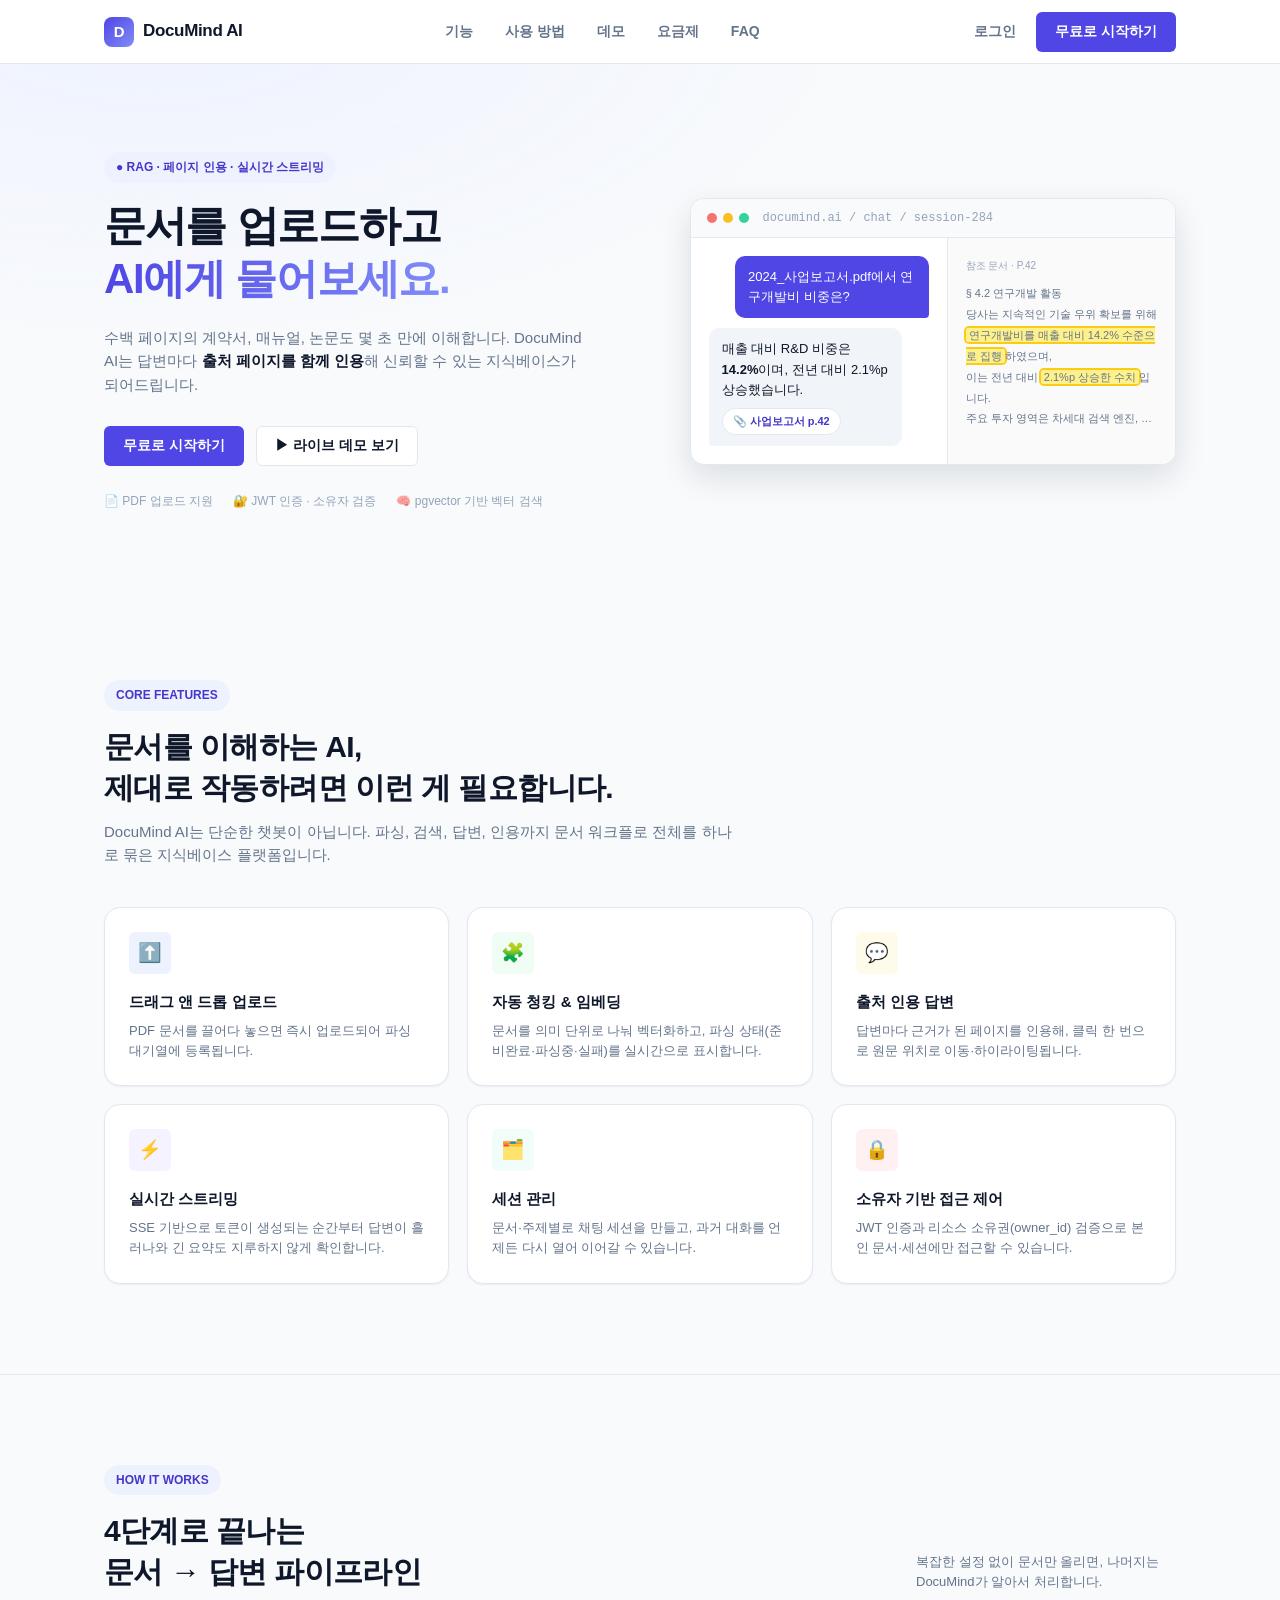
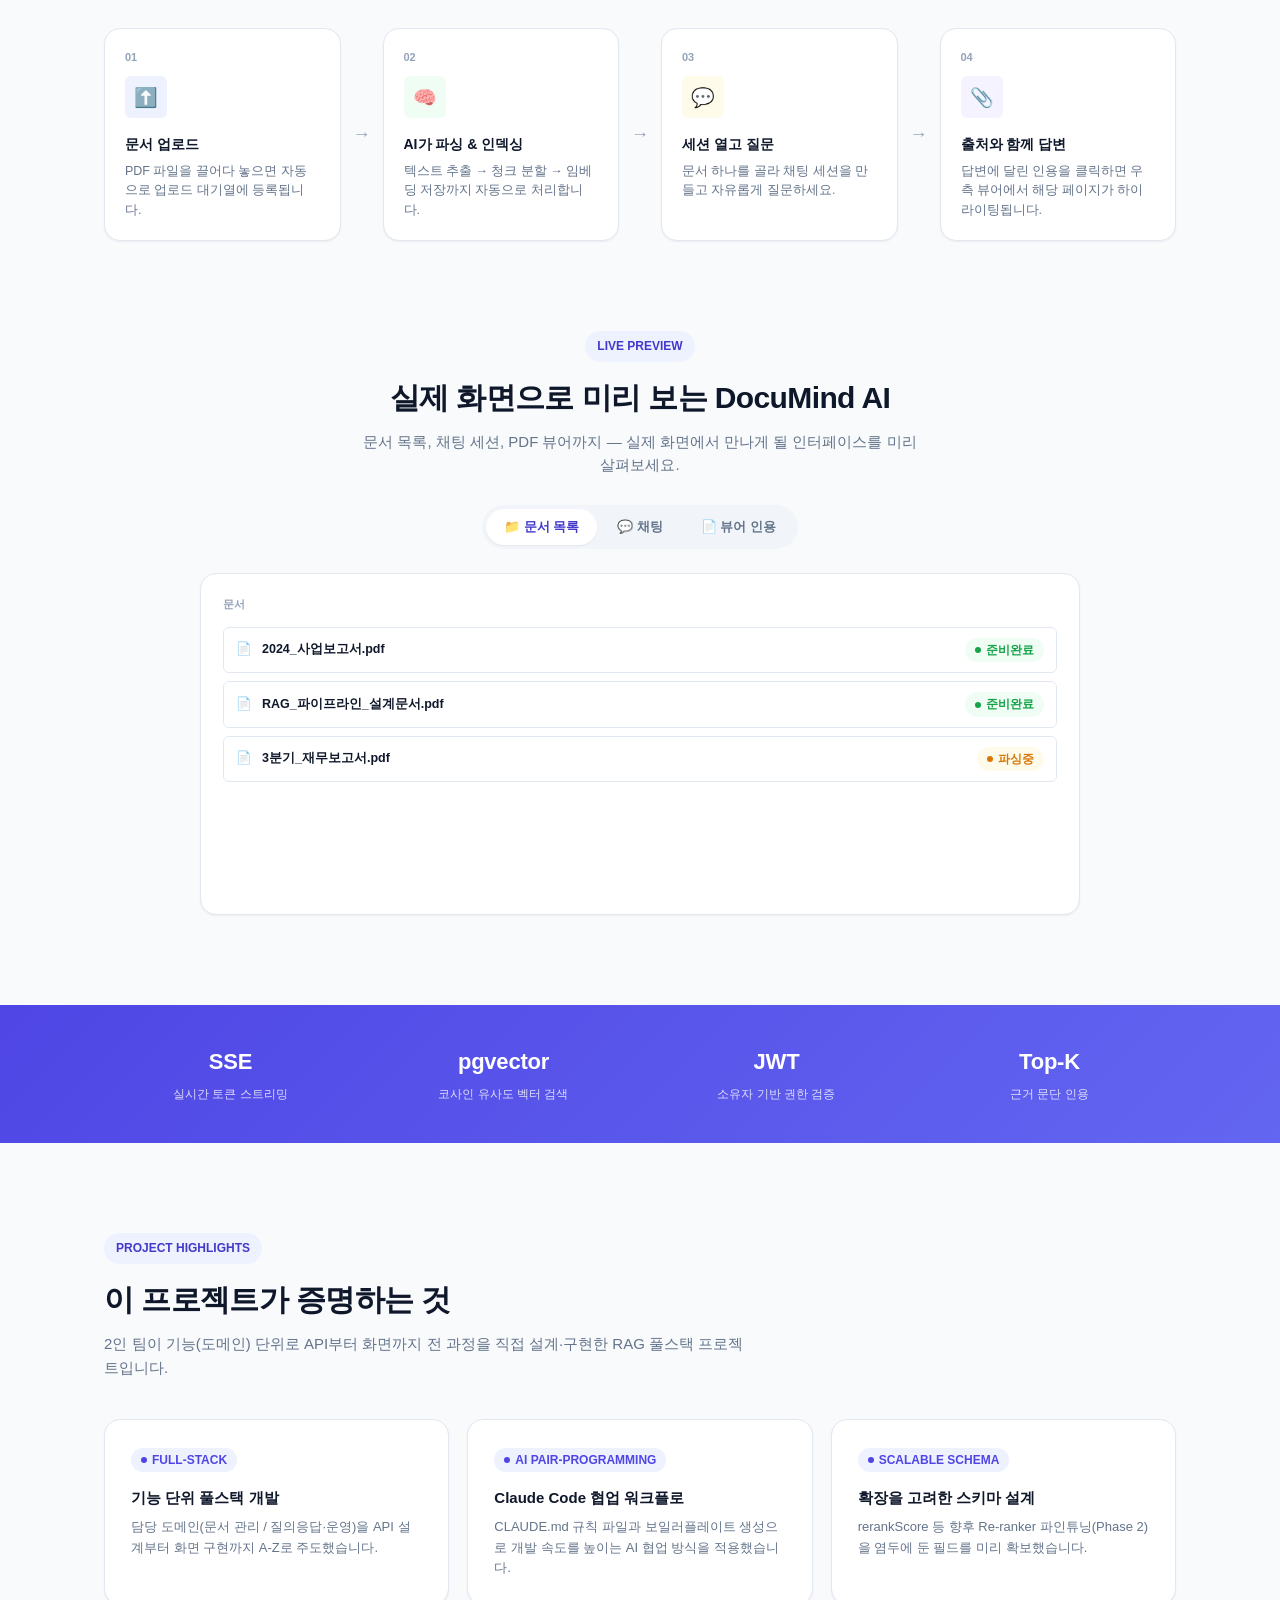
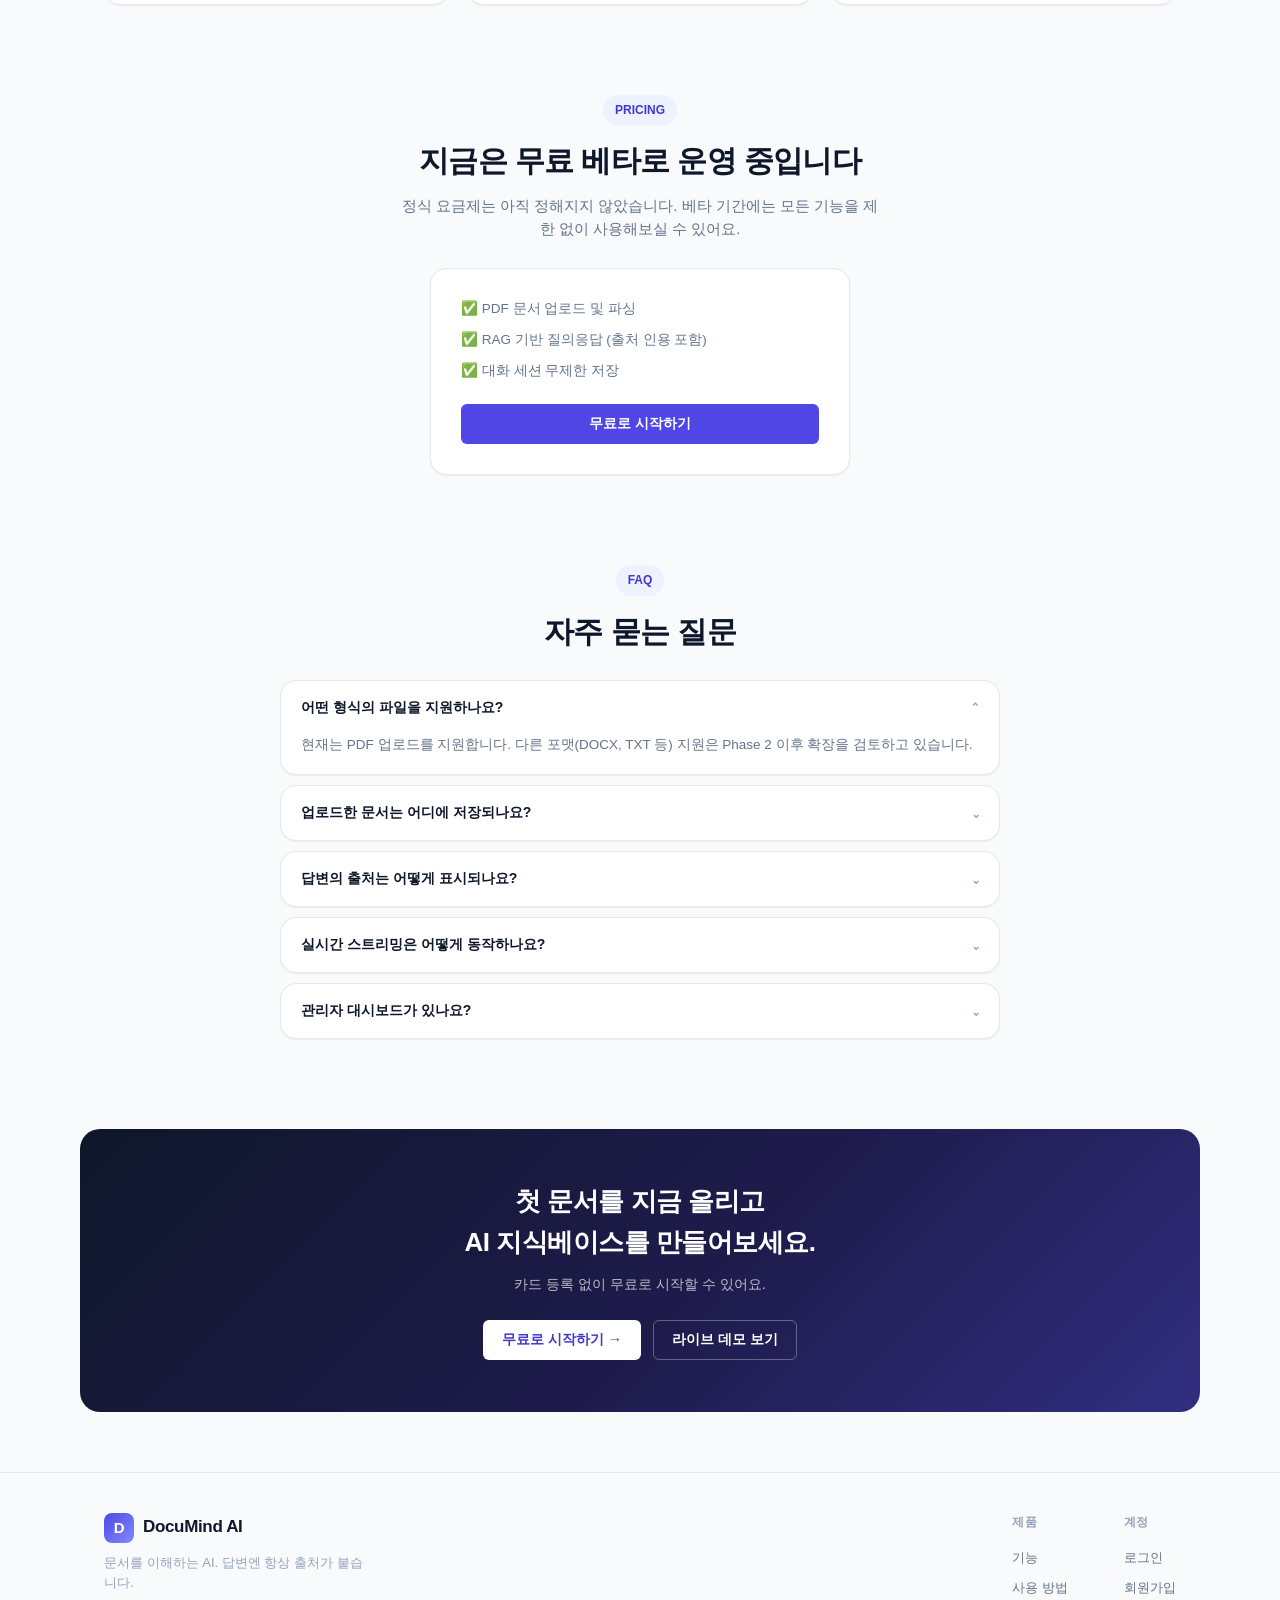
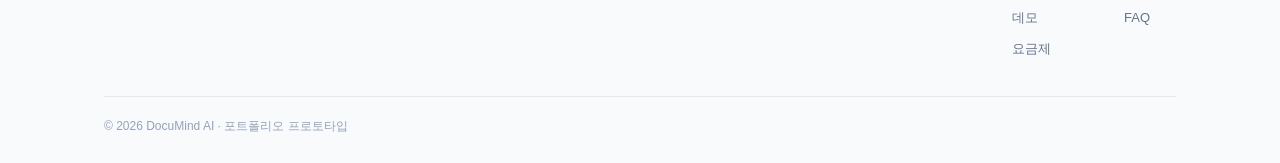
<file: screens/index.html>
<!DOCTYPE html>
<html lang="ko">
<head>
<meta charset="UTF-8" />
<meta name="viewport" content="width=device-width, initial-scale=1.0" />
<title>DocuMind AI — 문서를 업로드하고 AI에게 물어보세요</title>
<link rel="stylesheet" href="css/common.css" />
<link rel="stylesheet" href="css/main.css" />
</head>
<body>

<header class="topnav">
  <div class="container">
    <a href="index.html" class="brand"><span class="brand-mark">D</span><span class="label">DocuMind AI</span></a>
    <nav class="topnav-links">
      <a href="#features" class="link">기능</a>
      <a href="#how-it-works" class="link">사용 방법</a>
      <a href="#demo" class="link">데모</a>
      <a href="#pricing" class="link">요금제</a>
      <a href="#faq" class="link">FAQ</a>
    </nav>
    <nav class="topnav-links">
      <a href="login.html" class="link">로그인</a>
      <a href="signup.html" class="btn btn-primary">무료로 시작하기</a>
    </nav>
  </div>
</header>

<main>
  <!-- 히어로 -->
  <section class="hero">
    <div class="container hero-inner">
      <div>
        <span class="eyebrow">● RAG · 페이지 인용 · 실시간 스트리밍</span>
        <h1>문서를 업로드하고<br /><span class="accent">AI에게 물어보세요.</span></h1>
        <p class="hero-desc">
          수백 페이지의 계약서, 매뉴얼, 논문도 몇 초 만에 이해합니다.
          DocuMind AI는 답변마다 <strong>출처 페이지를 함께 인용</strong>해 신뢰할 수 있는 지식베이스가 되어드립니다.
        </p>
        <div class="hero-cta">
          <a href="signup.html" class="btn btn-primary">무료로 시작하기</a>
          <a href="#demo" class="btn btn-secondary">▶ 라이브 데모 보기</a>
        </div>
        <div class="trust-badges">
          <span>📄 PDF 업로드 지원</span>
          <span>🔐 JWT 인증 · 소유자 검증</span>
          <span>🧠 pgvector 기반 벡터 검색</span>
        </div>
      </div>

      <div class="browser-mockup">
        <div class="browser-toolbar">
          <div class="browser-dots"><span></span><span></span><span></span></div>
          <span class="browser-breadcrumb">documind.ai / chat / session-284</span>
        </div>
        <div class="browser-body">
          <div class="browser-chat">
            <div class="demo-msg demo-msg-user">2024_사업보고서.pdf에서 연구개발비 비중은?</div>
            <div class="demo-msg demo-msg-assistant">
              매출 대비 R&amp;D 비중은 <strong>14.2%</strong>이며, 전년 대비 2.1%p 상승했습니다.
              <div class="demo-citation">📎 사업보고서 p.42</div>
            </div>
          </div>
          <div class="browser-pdf">
            <span class="pdf-src-label">참조 문서 · P.42</span>
            § 4.2 연구개발 활동<br />
            당사는 지속적인 기술 우위 확보를 위해<br />
            <span class="pdf-highlight">연구개발비를 매출 대비 14.2% 수준으로 집행</span>하였으며,<br />
            이는 전년 대비 <span class="pdf-highlight">2.1%p 상승한 수치</span>입니다.<br />
            주요 투자 영역은 차세대 검색 엔진, …
          </div>
        </div>
      </div>
    </div>
  </section>

  <!-- 핵심 기능 -->
  <section id="features" class="features">
    <div class="container">
      <div class="section-head">
        <span class="eyebrow">CORE FEATURES</span>
        <h2>문서를 이해하는 AI,<br />제대로 작동하려면 이런 게 필요합니다.</h2>
        <p>DocuMind AI는 단순한 챗봇이 아닙니다. 파싱, 검색, 답변, 인용까지 문서 워크플로 전체를 하나로 묶은 지식베이스 플랫폼입니다.</p>
      </div>
      <div class="features-grid">
        <div class="feature-card card">
          <div class="icon-chip icon-chip-indigo">⬆️</div>
          <h3>드래그 앤 드롭 업로드</h3>
          <p class="text-muted">PDF 문서를 끌어다 놓으면 즉시 업로드되어 파싱 대기열에 등록됩니다.</p>
        </div>
        <div class="feature-card card">
          <div class="icon-chip icon-chip-green">🧩</div>
          <h3>자동 청킹 &amp; 임베딩</h3>
          <p class="text-muted">문서를 의미 단위로 나눠 벡터화하고, 파싱 상태(준비완료·파싱중·실패)를 실시간으로 표시합니다.</p>
        </div>
        <div class="feature-card card">
          <div class="icon-chip icon-chip-amber">💬</div>
          <h3>출처 인용 답변</h3>
          <p class="text-muted">답변마다 근거가 된 페이지를 인용해, 클릭 한 번으로 원문 위치로 이동·하이라이팅됩니다.</p>
        </div>
        <div class="feature-card card">
          <div class="icon-chip icon-chip-purple">⚡</div>
          <h3>실시간 스트리밍</h3>
          <p class="text-muted">SSE 기반으로 토큰이 생성되는 순간부터 답변이 흘러나와 긴 요약도 지루하지 않게 확인합니다.</p>
        </div>
        <div class="feature-card card">
          <div class="icon-chip icon-chip-teal">🗂️</div>
          <h3>세션 관리</h3>
          <p class="text-muted">문서·주제별로 채팅 세션을 만들고, 과거 대화를 언제든 다시 열어 이어갈 수 있습니다.</p>
        </div>
        <div class="feature-card card">
          <div class="icon-chip icon-chip-rose">🔒</div>
          <h3>소유자 기반 접근 제어</h3>
          <p class="text-muted">JWT 인증과 리소스 소유권(owner_id) 검증으로 본인 문서·세션에만 접근할 수 있습니다.</p>
        </div>
      </div>
    </div>
  </section>

  <!-- 동작 방식 -->
  <section id="how-it-works" class="how-it-works">
    <div class="container">
      <div class="how-head">
        <div class="section-head">
          <span class="eyebrow">HOW IT WORKS</span>
          <h2>4단계로 끝나는<br />문서 → 답변 파이프라인</h2>
        </div>
        <p class="how-head-note">복잡한 설정 없이 문서만 올리면, 나머지는 DocuMind가 알아서 처리합니다.</p>
      </div>
      <div class="steps-row">
        <div class="step-card card">
          <div class="step-num">01</div>
          <div class="icon-chip icon-chip-indigo">⬆️</div>
          <h3>문서 업로드</h3>
          <p>PDF 파일을 끌어다 놓으면 자동으로 업로드 대기열에 등록됩니다.</p>
        </div>
        <div class="step-arrow">→</div>
        <div class="step-card card">
          <div class="step-num">02</div>
          <div class="icon-chip icon-chip-green">🧠</div>
          <h3>AI가 파싱 &amp; 인덱싱</h3>
          <p>텍스트 추출 → 청크 분할 → 임베딩 저장까지 자동으로 처리합니다.</p>
        </div>
        <div class="step-arrow">→</div>
        <div class="step-card card">
          <div class="step-num">03</div>
          <div class="icon-chip icon-chip-amber">💬</div>
          <h3>세션 열고 질문</h3>
          <p>문서 하나를 골라 채팅 세션을 만들고 자유롭게 질문하세요.</p>
        </div>
        <div class="step-arrow">→</div>
        <div class="step-card card">
          <div class="step-num">04</div>
          <div class="icon-chip icon-chip-purple">📎</div>
          <h3>출처와 함께 답변</h3>
          <p>답변에 달린 인용을 클릭하면 우측 뷰어에서 해당 페이지가 하이라이팅됩니다.</p>
        </div>
      </div>
    </div>
  </section>

  <!-- 라이브 프리뷰 -->
  <section id="demo" class="live-preview">
    <div class="container">
      <div class="section-head">
        <span class="eyebrow">LIVE PREVIEW</span>
        <h2>실제 화면으로 미리 보는 DocuMind AI</h2>
        <p>문서 목록, 채팅 세션, PDF 뷰어까지 — 실제 화면에서 만나게 될 인터페이스를 미리 살펴보세요.</p>
      </div>

      <div class="segmented-wrap">
        <div class="segmented" id="previewTabs">
          <button class="active" data-tab="docs">📁 문서 목록</button>
          <button data-tab="chat">💬 채팅</button>
          <button data-tab="viewer">📄 뷰어 인용</button>
        </div>
      </div>

      <div class="preview-panel card">
        <!-- 문서 목록 탭 -->
        <div class="preview-body" data-panel="docs">
          <div class="preview-col" style="flex:1;">
            <div class="preview-col-label">문서</div>
            <div class="preview-doc-mini"><span>📄</span><span>2024_사업보고서.pdf</span><span class="badge badge-ready" style="margin-left:auto;">준비완료</span></div>
            <div class="preview-doc-mini"><span>📄</span><span>RAG_파이프라인_설계문서.pdf</span><span class="badge badge-ready" style="margin-left:auto;">준비완료</span></div>
            <div class="preview-doc-mini"><span>📄</span><span>3분기_재무보고서.pdf</span><span class="badge badge-parsing" style="margin-left:auto;">파싱중</span></div>
          </div>
        </div>

        <!-- 채팅 탭 -->
        <div class="preview-body hidden" data-panel="chat">
          <div class="preview-col" style="flex:1;">
            <div class="preview-col-label">채팅 · 사업보고서 세션</div>
            <div class="preview-chat">
              <div class="demo-msg demo-msg-user">주요 위험요인 3가지를 요약해줘.</div>
              <div class="demo-msg demo-msg-assistant">
                환율 변동성, 원자재 가격 상승, 신규 규제 리스크가 주요 위험요인으로 언급됩니다.
                <div class="demo-citation">📎 사업보고서 p.55</div>
              </div>
            </div>
          </div>
        </div>

        <!-- 뷰어 인용 탭 -->
        <div class="preview-body hidden" data-panel="viewer">
          <div class="preview-col">
            <div class="preview-col-label">답변</div>
            <div class="demo-msg demo-msg-assistant" style="max-width:100%;">
              당사의 2024년 R&amp;D 투자 규모는 매출 대비 14.2%로, 전년 대비 2.1%p 상승했습니다.
              <div class="citation-badges">
                <span class="citation-badge">📎 사업보고서 p.42</span>
                <span class="citation-badge">📎 IR자료 p.11</span>
              </div>
            </div>
          </div>
          <div class="preview-col">
            <div class="preview-col-label"><span>PDF Viewer · Page 42</span><span>🔍 100%</span></div>
            <div class="pdf-mini">
              § 4.2 연구개발 활동<br />
              당사는 지속적인 기술 우위 확보를 위해<br />
              <span class="pdf-highlight">연구개발비를 매출 대비 14.2% 수준으로 집행</span>하였으며,<br />
              이는 전년 대비 <span class="pdf-highlight">2.1%p 상승한 수치</span>입니다.
            </div>
          </div>
        </div>
      </div>
    </div>
  </section>

  <!-- 기술 스택 하이라이트 -->
  <section class="tech-band">
    <div class="container tech-band-grid">
      <div class="tech-band-item">
        <div class="tech-headline">SSE</div>
        <div class="tech-caption">실시간 토큰 스트리밍</div>
      </div>
      <div class="tech-band-item">
        <div class="tech-headline">pgvector</div>
        <div class="tech-caption">코사인 유사도 벡터 검색</div>
      </div>
      <div class="tech-band-item">
        <div class="tech-headline">JWT</div>
        <div class="tech-caption">소유자 기반 권한 검증</div>
      </div>
      <div class="tech-band-item">
        <div class="tech-headline">Top-K</div>
        <div class="tech-caption">근거 문단 인용</div>
      </div>
    </div>
  </section>

  <!-- 포트폴리오 하이라이트 -->
  <section class="highlights">
    <div class="container">
      <div class="section-head">
        <span class="eyebrow">PROJECT HIGHLIGHTS</span>
        <h2>이 프로젝트가 증명하는 것</h2>
        <p>2인 팀이 기능(도메인) 단위로 API부터 화면까지 전 과정을 직접 설계·구현한 RAG 풀스택 프로젝트입니다.</p>
      </div>
      <div class="highlight-grid">
        <div class="highlight-card card">
          <span class="badge badge-role">FULL-STACK</span>
          <h3>기능 단위 풀스택 개발</h3>
          <p class="text-muted">담당 도메인(문서 관리 / 질의응답·운영)을 API 설계부터 화면 구현까지 A-Z로 주도했습니다.</p>
        </div>
        <div class="highlight-card card">
          <span class="badge badge-role">AI PAIR-PROGRAMMING</span>
          <h3>Claude Code 협업 워크플로</h3>
          <p class="text-muted">CLAUDE.md 규칙 파일과 보일러플레이트 생성으로 개발 속도를 높이는 AI 협업 방식을 적용했습니다.</p>
        </div>
        <div class="highlight-card card">
          <span class="badge badge-role">SCALABLE SCHEMA</span>
          <h3>확장을 고려한 스키마 설계</h3>
          <p class="text-muted">rerankScore 등 향후 Re-ranker 파인튜닝(Phase 2)을 염두에 둔 필드를 미리 확보했습니다.</p>
        </div>
      </div>
    </div>
  </section>

  <!-- 요금제(베타 안내) -->
  <section id="pricing" class="pricing">
    <div class="container">
      <div class="section-head">
        <span class="eyebrow">PRICING</span>
        <h2>지금은 무료 베타로 운영 중입니다</h2>
        <p>정식 요금제는 아직 정해지지 않았습니다. 베타 기간에는 모든 기능을 제한 없이 사용해보실 수 있어요.</p>
      </div>
      <div class="pricing-card card">
        <ul>
          <li>✅ PDF 문서 업로드 및 파싱</li>
          <li>✅ RAG 기반 질의응답 (출처 인용 포함)</li>
          <li>✅ 대화 세션 무제한 저장</li>
        </ul>
        <a href="signup.html" class="btn btn-primary btn-block">무료로 시작하기</a>
      </div>
    </div>
  </section>

  <!-- FAQ -->
  <section id="faq" class="faq">
    <div class="container">
      <div class="section-head">
        <span class="eyebrow">FAQ</span>
        <h2>자주 묻는 질문</h2>
      </div>
      <div class="faq-list" id="faqList">
        <div class="faq-item card open">
          <button class="faq-question">
            <span>어떤 형식의 파일을 지원하나요?</span>
            <span class="chevron">⌄</span>
          </button>
          <div class="faq-answer">
            <p>현재는 PDF 업로드를 지원합니다. 다른 포맷(DOCX, TXT 등) 지원은 Phase 2 이후 확장을 검토하고 있습니다.</p>
          </div>
        </div>
        <div class="faq-item card">
          <button class="faq-question">
            <span>업로드한 문서는 어디에 저장되나요?</span>
            <span class="chevron">⌄</span>
          </button>
          <div class="faq-answer">
            <p>문서 메타정보와 청크 벡터는 PostgreSQL(pgvector 확장)에 저장되며, 본인 소유의 문서만 조회·삭제할 수 있습니다.</p>
          </div>
        </div>
        <div class="faq-item card">
          <button class="faq-question">
            <span>답변의 출처는 어떻게 표시되나요?</span>
            <span class="chevron">⌄</span>
          </button>
          <div class="faq-answer">
            <p>벡터 검색으로 찾은 근거 청크가 답변에 인용으로 첨부되며, 인용을 클릭하면 원본 PDF의 해당 페이지로 이동해 하이라이팅됩니다.</p>
          </div>
        </div>
        <div class="faq-item card">
          <button class="faq-question">
            <span>실시간 스트리밍은 어떻게 동작하나요?</span>
            <span class="chevron">⌄</span>
          </button>
          <div class="faq-answer">
            <p>백엔드가 StreamingResponse로 토큰 단위 SSE를 전송하고, 프론트엔드는 EventSource로 수신하며 실시간 렌더링합니다.</p>
          </div>
        </div>
        <div class="faq-item card">
          <button class="faq-question">
            <span>관리자 대시보드가 있나요?</span>
            <span class="chevron">⌄</span>
          </button>
          <div class="faq-answer">
            <p>네, 관리자 권한 계정은 전체 문서·세션·토큰 사용량을 한 화면에서 모니터링할 수 있습니다.</p>
          </div>
        </div>
      </div>
    </div>
  </section>

  <!-- 최종 CTA -->
  <div class="container cta-dark-wrap">
    <div class="cta-dark">
      <h2>첫 문서를 지금 올리고<br />AI 지식베이스를 만들어보세요.</h2>
      <p>카드 등록 없이 무료로 시작할 수 있어요.</p>
      <div class="cta-dark-actions">
        <a href="signup.html" class="btn btn-primary">무료로 시작하기 →</a>
        <a href="#demo" class="btn btn-outline-light">라이브 데모 보기</a>
      </div>
    </div>
  </div>
</main>

<footer class="site-footer">
  <div class="container">
    <div class="footer-grid">
      <div class="footer-brand">
        <a href="index.html" class="brand"><span class="brand-mark">D</span><span class="label">DocuMind AI</span></a>
        <p>문서를 이해하는 AI. 답변엔 항상 출처가 붙습니다.</p>
      </div>
      <div class="footer-links">
        <div class="footer-col">
          <h4>제품</h4>
          <a href="#features">기능</a>
          <a href="#how-it-works">사용 방법</a>
          <a href="#demo">데모</a>
          <a href="#pricing">요금제</a>
        </div>
        <div class="footer-col">
          <h4>계정</h4>
          <a href="login.html">로그인</a>
          <a href="signup.html">회원가입</a>
          <a href="#faq">FAQ</a>
        </div>
      </div>
    </div>
    <div class="footer-bottom">© 2026 DocuMind AI · 포트폴리오 프로토타입</div>
  </div>
</footer>

<script src="js/main.js"></script>
</body>
</html>
</file>
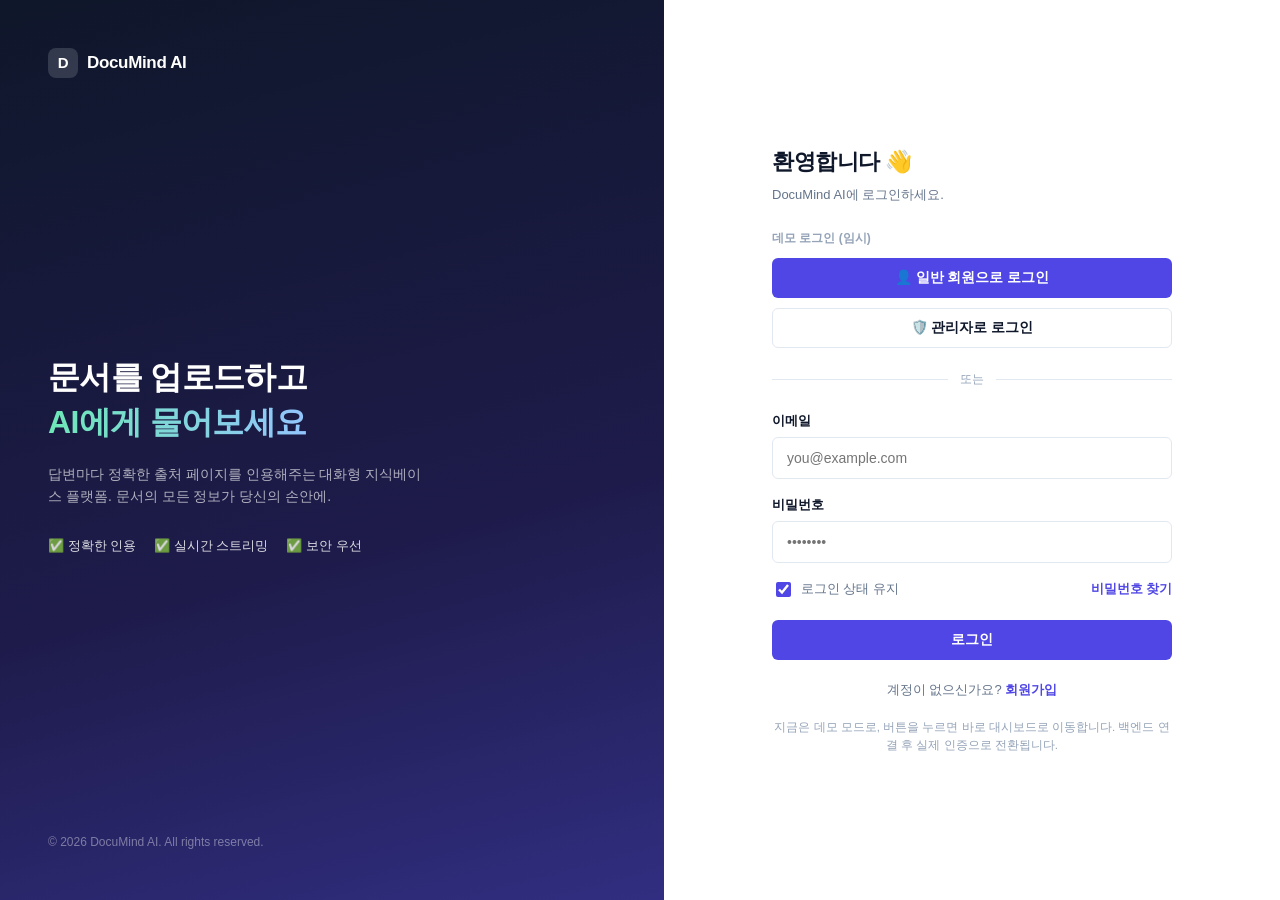
<file: screens/admin.html>
<!DOCTYPE html>
<html lang="ko">
<head>
<meta charset="UTF-8" />
<meta name="viewport" content="width=device-width, initial-scale=1.0" />
<title>관리자 대시보드 — DocuMind AI</title>
<link rel="stylesheet" href="css/common.css" />
<link rel="stylesheet" href="css/admin.css" />
</head>
<body>

<div class="app-shell">
  <aside class="sidebar" id="sidebar">
    <div class="sidebar-header">
      <a href="dashboard.html" class="brand"><span class="brand-mark">D</span><span class="label">DocuMind AI</span></a>
      <button class="sidebar-collapse-btn" id="sidebarCollapseBtn">«</button>
    </div>
    <nav class="sidebar-nav">
      <div class="sidebar-section-title">워크스페이스</div>
      <a href="dashboard.html"><span class="nav-ico">🧭</span><span class="label">대시보드</span></a>
      <a href="documents.html"><span class="nav-ico">📄</span><span class="label">문서</span><span class="nav-badge" data-nav-badge="docs">–</span></a>
      <a href="chat.html"><span class="nav-ico">💬</span><span class="label">채팅</span><span class="nav-badge" data-nav-badge="chat">–</span></a>
      <div class="sidebar-section-title">계정</div>
      <a href="mypage.html"><span class="nav-ico">👤</span><span class="label">마이페이지</span></a>
      <a href="admin.html" class="active" data-admin-only><span class="nav-ico">🛡️</span><span class="label">관리자</span></a>
    </nav>
    <div class="sidebar-promo">
      <div class="sidebar-promo-title">🎁 Pro 플랜으로 업그레이드</div>
      <p>더 큰 문서, 더 긴 대화, 더 많은 토큰을 사용해보세요.</p>
      <a href="mypage.html" class="btn">요금제 보기</a>
    </div>
    <div class="sidebar-footer">
      <div class="user-chip">
        <div class="avatar" data-user-avatar>?</div>
        <div class="user-chip-info">
          <div class="user-chip-name" data-user-name>—</div>
          <div class="user-chip-role" data-user-role>—</div>
        </div>
        <button class="icon-btn" data-logout title="로그아웃">⎋</button>
      </div>
    </div>
  </aside>

  <div class="app-main">
    <header class="app-topbar">
      <div class="app-topbar-left"><h1>관리자 대시보드</h1></div>
      <div class="app-topbar-right">
        <span class="badge badge-role">ADMIN</span>
        <button class="icon-btn" title="검색">🔍</button>
        <div class="notif-wrap">
          <button class="icon-btn" id="notifBtn">🔔<span class="notif-dot"></span></button>
          <div class="notif-dropdown hidden" id="notifDropdown">
            <div class="notif-dropdown-header"><span>알림</span><a href="#" id="markAllRead">모두 읽음</a></div>
            <div id="notifList"></div>
          </div>
        </div>
        <div class="user-menu-wrap">
          <button class="user-menu-trigger" id="userMenuBtn">
            <div class="avatar avatar-sm" data-user-avatar>?</div>
            <span class="user-menu-name" data-user-name>—</span>
            <span class="chevron">▾</span>
          </button>
          <div class="user-menu-dropdown hidden" id="userMenuDropdown">
            <a href="mypage.html">👤 마이페이지</a>
            <a href="admin.html" data-admin-only>🛡️ 관리자</a>
            <button data-logout>⎋ 로그아웃</button>
          </div>
        </div>
      </div>
    </header>

    <div class="app-content">
      <div id="adminGuard" class="card hidden" style="padding:20px;margin-bottom:20px;">
        <strong>관리자 전용 화면입니다.</strong>
        <p class="text-muted" style="margin-top:6px;">일반 사용자 계정으로는 접근할 수 없습니다. 로그인 화면에서 "관리자로 로그인"을 이용해보세요.</p>
      </div>

      <div class="stat-grid" id="adminStats"></div>

      <div class="today-grid">
        <div class="card today-card">
          <div class="today-card-header">
            <h3>오늘 사용 현황</h3>
            <span class="badge badge-ready" id="growthBadge">↑ 전일 대비 —</span>
          </div>
          <div class="today-stats" id="todayStats"></div>
        </div>
        <div class="card growth-card">
          <div class="growth-ico">📈</div>
          <h3>성장 지표</h3>
          <p id="growthNote">—</p>
        </div>
      </div>

      <div class="card" style="padding:20px;">
        <div class="admin-table-header">
          <h3>사용자 관리</h3>
          <div class="admin-table-controls">
            <div class="filter-tabs" id="roleTabs">
              <button class="active" data-role="ALL">전체</button>
              <button data-role="회원">일반 회원</button>
              <button data-role="관리자">관리자</button>
            </div>
            <input class="input docs-search" id="searchInput" placeholder="이름 또는 이메일 검색…" />
          </div>
        </div>
        <p class="text-faint" id="userCount" style="margin-bottom:12px;">총 0명의 사용자</p>
        <div class="table-wrap">
          <table class="table">
            <thead>
              <tr>
                <th>사용자</th>
                <th>역할</th>
                <th>문서</th>
                <th>세션</th>
                <th>토큰</th>
                <th>플랜</th>
                <th>최근 활동</th>
                <th>상태</th>
              </tr>
            </thead>
            <tbody id="adminTableBody"></tbody>
          </table>
        </div>
      </div>
    </div>
  </div>
</div>

<script src="js/mock-data.js"></script>
<script src="js/common.js"></script>
<script src="js/admin.js"></script>
</body>
</html>
</file>
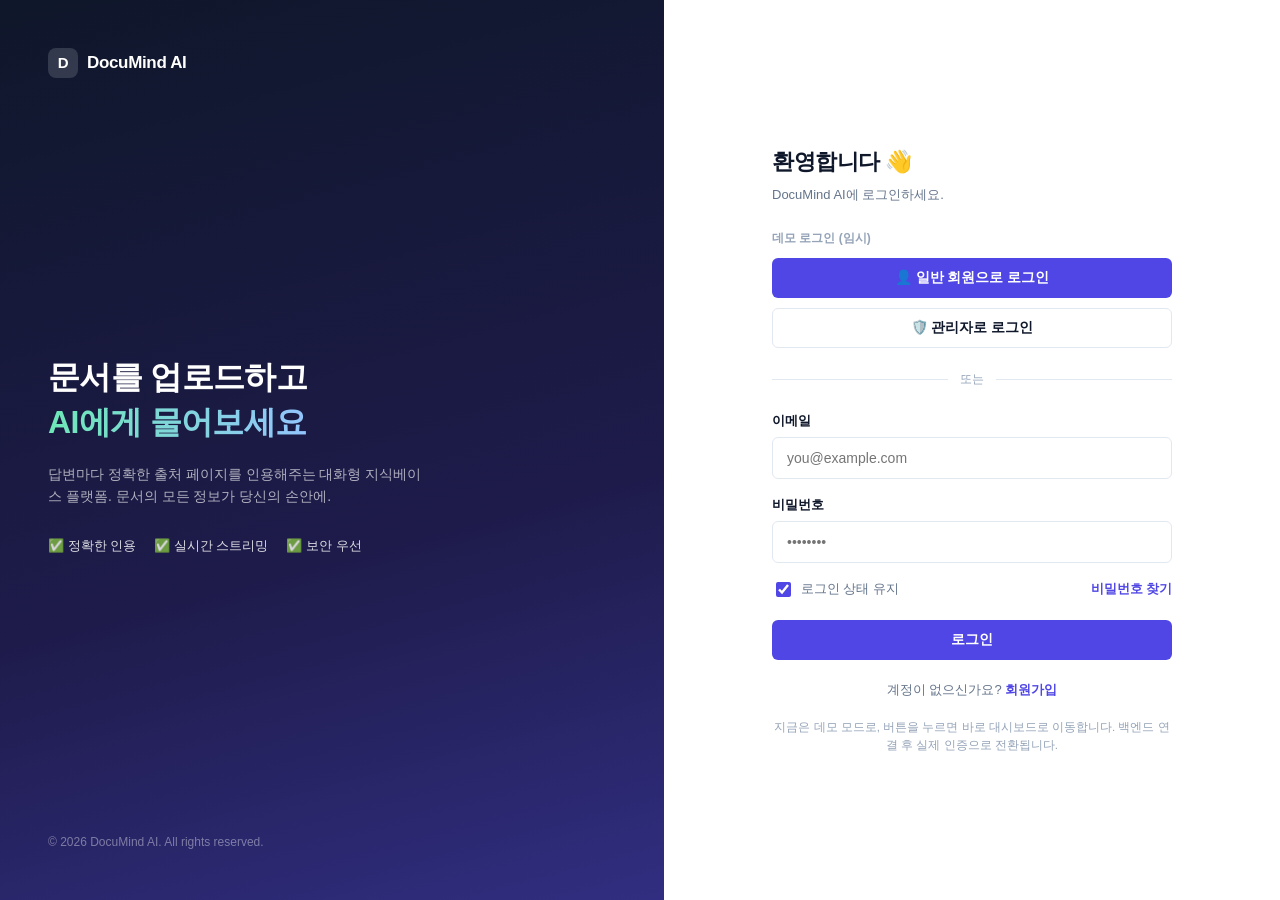
<file: screens/chat-session.html>
<!DOCTYPE html>
<html lang="ko">
<head>
<meta charset="UTF-8" />
<meta name="viewport" content="width=device-width, initial-scale=1.0" />
<title>채팅 — DocuMind AI</title>
<link rel="stylesheet" href="css/common.css" />
<link rel="stylesheet" href="css/chat.css" />
</head>
<body>

<div class="app-shell">
  <aside class="sidebar" id="sidebar">
    <div class="sidebar-header">
      <a href="dashboard.html" class="brand"><span class="brand-mark">D</span><span class="label">DocuMind AI</span></a>
      <button class="sidebar-collapse-btn" id="sidebarCollapseBtn">«</button>
    </div>
    <nav class="sidebar-nav">
      <div class="sidebar-section-title">워크스페이스</div>
      <a href="dashboard.html"><span class="nav-ico">🧭</span><span class="label">대시보드</span></a>
      <a href="documents.html"><span class="nav-ico">📄</span><span class="label">문서</span><span class="nav-badge" data-nav-badge="docs">–</span></a>
      <a href="chat.html" class="active"><span class="nav-ico">💬</span><span class="label">채팅</span><span class="nav-badge" data-nav-badge="chat">–</span></a>
      <div class="sidebar-section-title">계정</div>
      <a href="mypage.html"><span class="nav-ico">👤</span><span class="label">마이페이지</span></a>
      <a href="admin.html" data-admin-only><span class="nav-ico">🛡️</span><span class="label">관리자</span></a>
    </nav>
    <div class="sidebar-promo">
      <div class="sidebar-promo-title">🎁 Pro 플랜으로 업그레이드</div>
      <p>더 큰 문서, 더 긴 대화, 더 많은 토큰을 사용해보세요.</p>
      <a href="mypage.html" class="btn">요금제 보기</a>
    </div>
    <div class="sidebar-footer">
      <div class="user-chip">
        <div class="avatar" data-user-avatar>?</div>
        <div class="user-chip-info">
          <div class="user-chip-name" data-user-name>—</div>
          <div class="user-chip-role" data-user-role>—</div>
        </div>
        <button class="icon-btn" data-logout title="로그아웃">⎋</button>
      </div>
    </div>
  </aside>

  <div class="app-main">
    <header class="app-topbar">
      <div class="app-topbar-left">
        <a href="chat.html" class="icon-btn" title="세션 목록">←</a>
        <div class="topbar-title-col">
          <h1 id="sessionTitle">채팅</h1>
          <span class="subtitle" id="sessionDocName">문서.pdf</span>
        </div>
      </div>
      <div class="app-topbar-right">
        <div class="user-menu-wrap">
          <button class="icon-btn" id="sessionMenuBtn">⋮</button>
          <div class="user-menu-dropdown hidden" id="sessionMenuDropdown">
            <button id="deleteSessionBtn">🗑️ 세션 삭제</button>
          </div>
        </div>
        <div class="notif-wrap">
          <button class="icon-btn" id="notifBtn">🔔<span class="notif-dot"></span></button>
          <div class="notif-dropdown hidden" id="notifDropdown">
            <div class="notif-dropdown-header"><span>알림</span><a href="#" id="markAllRead">모두 읽음</a></div>
            <div id="notifList"></div>
          </div>
        </div>
        <div class="user-menu-wrap">
          <button class="user-menu-trigger" id="userMenuBtn">
            <div class="avatar avatar-sm" data-user-avatar>?</div>
            <span class="chevron">▾</span>
          </button>
          <div class="user-menu-dropdown hidden" id="userMenuDropdown">
            <a href="mypage.html">👤 마이페이지</a>
            <a href="admin.html" data-admin-only>🛡️ 관리자</a>
            <button data-logout>⎋ 로그아웃</button>
          </div>
        </div>
      </div>
    </header>

    <div class="chat-shell">
      <section class="chat-pane">
        <div class="chat-messages" id="chatMessages"></div>
        <div class="reset-highlight-row hidden" id="resetHighlightRow">
          <button class="link-btn" id="resetHighlightBtn">하이라이트 초기화</button>
        </div>
        <div class="quick-questions">
          <span class="qq-label">빠른 질문:</span>
          <button class="qq-chip" data-q="문서 요약해줘">문서 요약해줘</button>
          <button class="qq-chip" data-q="핵심 지표 알려줘">핵심 지표 알려줘</button>
          <button class="qq-chip" data-q="이 문서로 질문하기">이 문서로 질문하기</button>
        </div>
        <form class="chat-input-bar" id="chatForm">
          <input class="input" id="chatInput" type="text" placeholder="문서에 대해 질문해보세요" autocomplete="off" />
          <button type="submit" class="btn btn-primary">➤</button>
        </form>
        <div class="chat-input-hint">AI는 문서 내용을 기반으로 답변하며, 인용된 페이지를 클릭하면 PDF에서 확인할 수 있습니다.</div>
      </section>

      <section class="pdf-pane">
        <div class="pdf-toolbar">
          <span id="pdfDocName">문서.pdf</span>
          <span class="pdf-page-nav" id="pdfPageLabel">1 / 12</span>
          <div class="pdf-zoom">
            <button type="button" id="zoomOut">−</button>
            <span id="zoomLabel">100%</span>
            <button type="button" id="zoomIn">+</button>
          </div>
        </div>
        <div class="pdf-body-wrap">
          <div class="pdf-canvas-wrap">
            <div class="pdf-page" id="pdfPage" style="position:relative;"></div>
          </div>
          <div class="pdf-thumb-strip" id="pdfThumbStrip"></div>
        </div>
      </section>
    </div>
  </div>
</div>

<script src="js/mock-data.js"></script>
<script src="js/common.js"></script>
<script src="js/chat-session.js"></script>
</body>
</html>
</file>
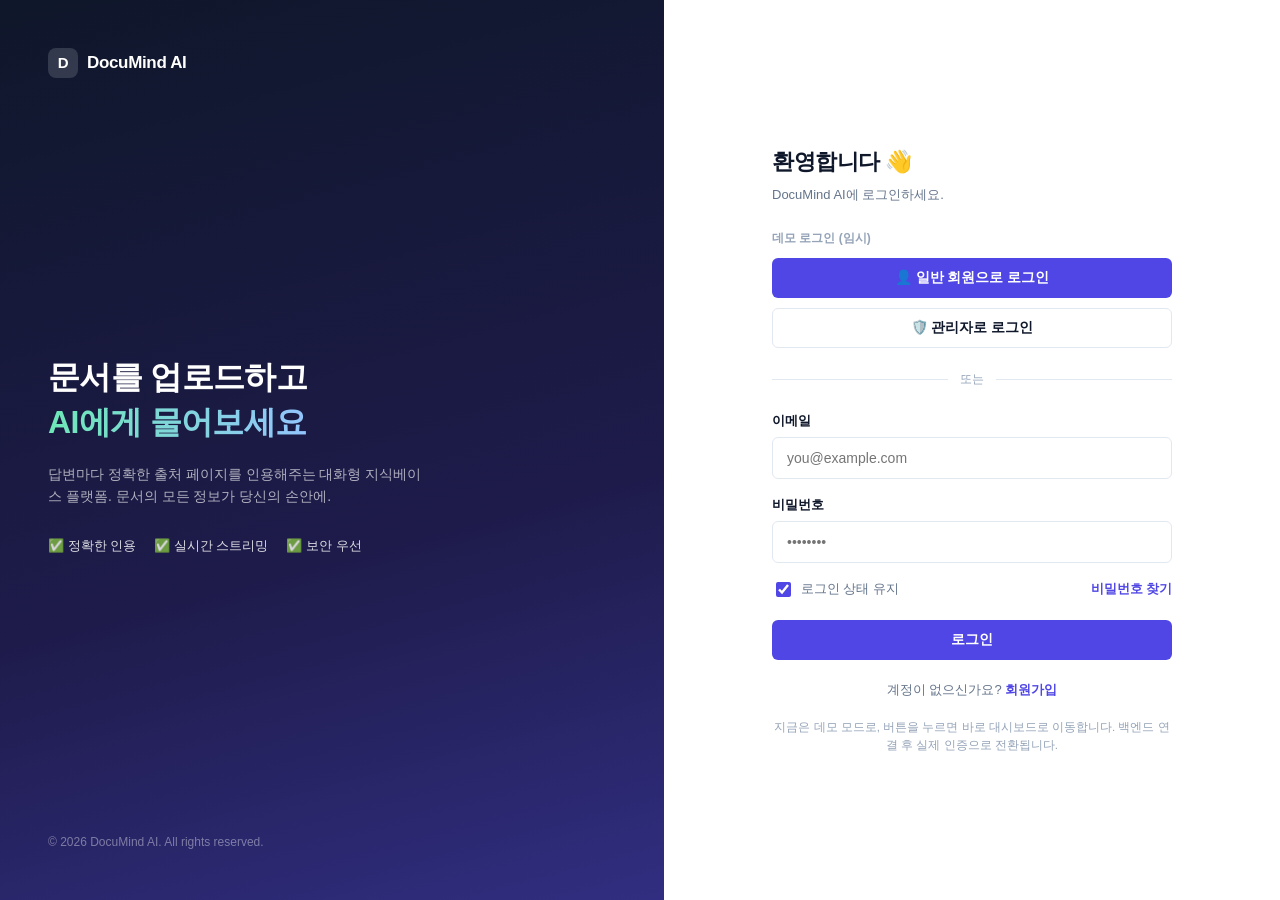
<file: screens/dashboard.html>
<!DOCTYPE html>
<html lang="ko">
<head>
<meta charset="UTF-8" />
<meta name="viewport" content="width=device-width, initial-scale=1.0" />
<title>대시보드 — DocuMind AI</title>
<link rel="stylesheet" href="css/common.css" />
<link rel="stylesheet" href="css/dashboard.css" />
</head>
<body>

<div class="app-shell">
  <aside class="sidebar" id="sidebar">
    <div class="sidebar-header">
      <a href="dashboard.html" class="brand"><span class="brand-mark">D</span><span class="label">DocuMind AI</span></a>
      <button class="sidebar-collapse-btn" id="sidebarCollapseBtn">«</button>
    </div>
    <nav class="sidebar-nav">
      <div class="sidebar-section-title">워크스페이스</div>
      <a href="dashboard.html" class="active"><span class="nav-ico">🧭</span><span class="label">대시보드</span></a>
      <a href="documents.html"><span class="nav-ico">📄</span><span class="label">문서</span><span class="nav-badge" data-nav-badge="docs">–</span></a>
      <a href="chat.html"><span class="nav-ico">💬</span><span class="label">채팅</span><span class="nav-badge" data-nav-badge="chat">–</span></a>
      <div class="sidebar-section-title">계정</div>
      <a href="mypage.html"><span class="nav-ico">👤</span><span class="label">마이페이지</span></a>
      <a href="admin.html" data-admin-only><span class="nav-ico">🛡️</span><span class="label">관리자</span></a>
    </nav>
    <div class="sidebar-promo">
      <div class="sidebar-promo-title">🎁 Pro 플랜으로 업그레이드</div>
      <p>더 큰 문서, 더 긴 대화, 더 많은 토큰을 사용해보세요.</p>
      <a href="mypage.html" class="btn">요금제 보기</a>
    </div>
    <div class="sidebar-footer">
      <div class="user-chip">
        <div class="avatar" data-user-avatar>?</div>
        <div class="user-chip-info">
          <div class="user-chip-name" data-user-name>—</div>
          <div class="user-chip-role" data-user-role>—</div>
        </div>
        <button class="icon-btn" data-logout title="로그아웃">⎋</button>
      </div>
    </div>
  </aside>

  <div class="app-main">
    <header class="app-topbar">
      <div class="app-topbar-left"><h1>대시보드</h1></div>
      <div class="app-topbar-right">
        <button class="icon-btn" title="검색">🔍</button>
        <div class="notif-wrap">
          <button class="icon-btn" id="notifBtn">🔔<span class="notif-dot"></span></button>
          <div class="notif-dropdown hidden" id="notifDropdown">
            <div class="notif-dropdown-header"><span>알림</span><a href="#" id="markAllRead">모두 읽음</a></div>
            <div id="notifList"></div>
          </div>
        </div>
        <div class="user-menu-wrap">
          <button class="user-menu-trigger" id="userMenuBtn">
            <div class="avatar avatar-sm" data-user-avatar>?</div>
            <span class="user-menu-name" data-user-name>—</span>
            <span class="chevron">▾</span>
          </button>
          <div class="user-menu-dropdown hidden" id="userMenuDropdown">
            <a href="mypage.html">👤 마이페이지</a>
            <a href="admin.html" data-admin-only>🛡️ 관리자</a>
            <button data-logout>⎋ 로그아웃</button>
          </div>
        </div>
      </div>
    </header>

    <div class="app-content">
      <div class="dash-greeting">
        <div>
          <h2 id="greeting">안녕하세요 👋</h2>
          <p>문서를 업로드하고 AI에게 물어보세요. 답변과 출처를 한 번에 확인할 수 있어요.</p>
        </div>
        <a href="documents.html" class="btn btn-primary">+ 새 문서 업로드</a>
      </div>

      <div class="dash-stats" id="dashStats"></div>

      <div class="dash-columns">
        <div class="dash-card card">
          <div class="dash-card-header">
            <h3>최근 문서</h3>
            <a href="documents.html">모두 보기</a>
          </div>
          <div id="recentDocs"></div>
        </div>

        <div class="dash-card card">
          <div class="dash-card-header"><h3>빠른 실행</h3></div>
          <a href="documents.html" class="quick-action-btn"><span class="ico">⬆️</span> 새 문서 업로드</a>
          <a href="chat.html" class="quick-action-btn"><span class="ico">💬</span> 새 채팅 시작</a>
          <a href="mypage.html" class="quick-action-btn"><span class="ico">⚙️</span> 계정 설정</a>
          <div class="dash-tip">
            <span>💡</span>
            <span>문서가 준비되면 채팅에서 질문을 시작해보세요. 인용까지 정확하게 답변해드려요.</span>
          </div>
        </div>
      </div>
    </div>
  </div>
</div>

<script src="js/mock-data.js"></script>
<script src="js/common.js"></script>
<script src="js/dashboard.js"></script>
</body>
</html>
</file>
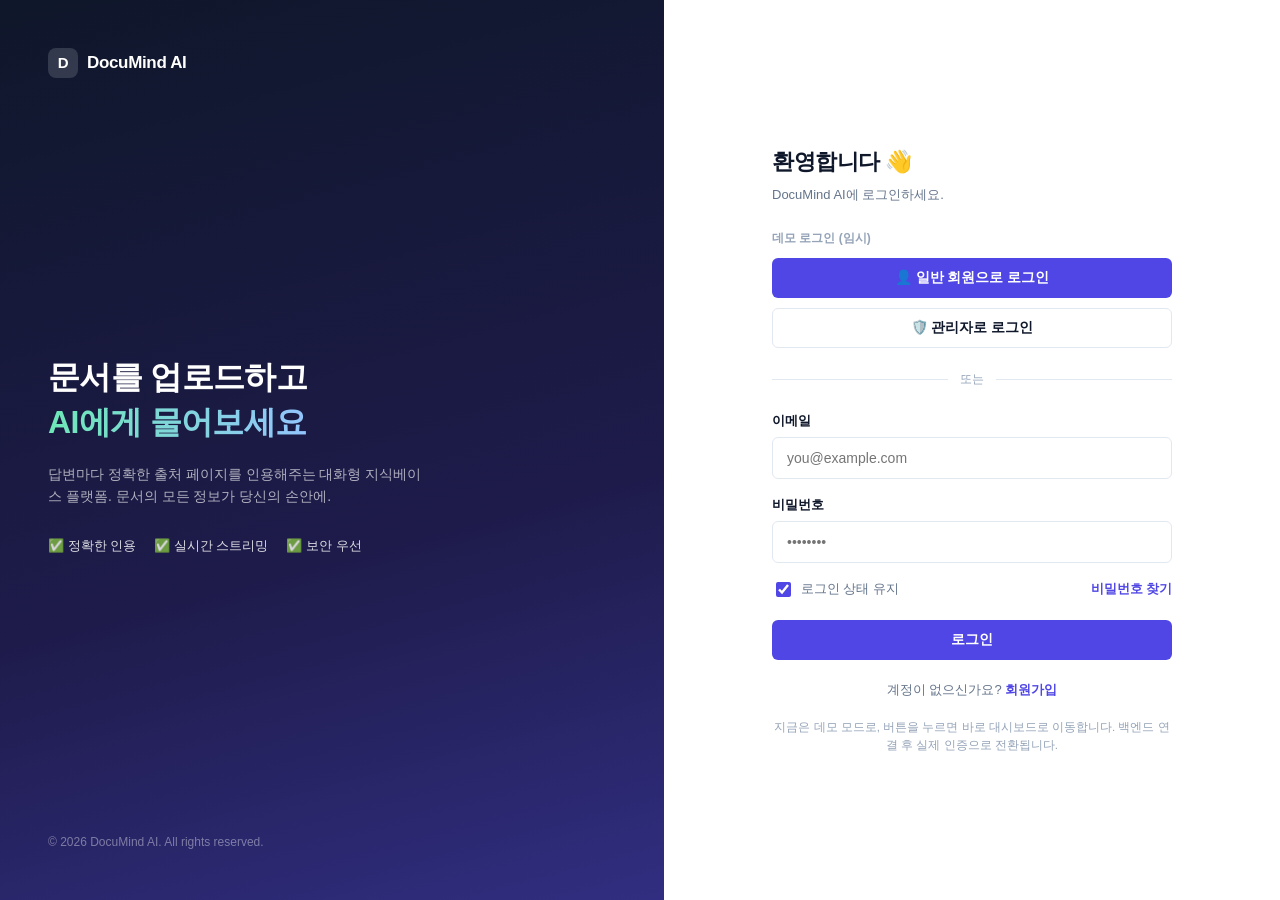
<file: screens/documents.html>
<!DOCTYPE html>
<html lang="ko">
<head>
<meta charset="UTF-8" />
<meta name="viewport" content="width=device-width, initial-scale=1.0" />
<title>문서 목록 — DocuMind AI</title>
<link rel="stylesheet" href="css/common.css" />
<link rel="stylesheet" href="css/documents.css" />
</head>
<body>

<div class="app-shell">
  <aside class="sidebar" id="sidebar">
    <div class="sidebar-header">
      <a href="dashboard.html" class="brand"><span class="brand-mark">D</span><span class="label">DocuMind AI</span></a>
      <button class="sidebar-collapse-btn" id="sidebarCollapseBtn">«</button>
    </div>
    <nav class="sidebar-nav">
      <div class="sidebar-section-title">워크스페이스</div>
      <a href="dashboard.html"><span class="nav-ico">🧭</span><span class="label">대시보드</span></a>
      <a href="documents.html" class="active"><span class="nav-ico">📄</span><span class="label">문서</span><span class="nav-badge" data-nav-badge="docs">–</span></a>
      <a href="chat.html"><span class="nav-ico">💬</span><span class="label">채팅</span><span class="nav-badge" data-nav-badge="chat">–</span></a>
      <div class="sidebar-section-title">계정</div>
      <a href="mypage.html"><span class="nav-ico">👤</span><span class="label">마이페이지</span></a>
      <a href="admin.html" data-admin-only><span class="nav-ico">🛡️</span><span class="label">관리자</span></a>
    </nav>
    <div class="sidebar-promo">
      <div class="sidebar-promo-title">🎁 Pro 플랜으로 업그레이드</div>
      <p>더 큰 문서, 더 긴 대화, 더 많은 토큰을 사용해보세요.</p>
      <a href="mypage.html" class="btn">요금제 보기</a>
    </div>
    <div class="sidebar-footer">
      <div class="user-chip">
        <div class="avatar" data-user-avatar>?</div>
        <div class="user-chip-info">
          <div class="user-chip-name" data-user-name>—</div>
          <div class="user-chip-role" data-user-role>—</div>
        </div>
        <button class="icon-btn" data-logout title="로그아웃">⎋</button>
      </div>
    </div>
  </aside>

  <div class="app-main">
    <header class="app-topbar">
      <div class="app-topbar-left"><h1>문서</h1></div>
      <div class="app-topbar-right">
        <button class="btn btn-primary" id="openUploadModal">+ 문서 업로드</button>
        <button class="icon-btn" title="검색">🔍</button>
        <div class="notif-wrap">
          <button class="icon-btn" id="notifBtn">🔔<span class="notif-dot"></span></button>
          <div class="notif-dropdown hidden" id="notifDropdown">
            <div class="notif-dropdown-header"><span>알림</span><a href="#" id="markAllRead">모두 읽음</a></div>
            <div id="notifList"></div>
          </div>
        </div>
        <div class="user-menu-wrap">
          <button class="user-menu-trigger" id="userMenuBtn">
            <div class="avatar avatar-sm" data-user-avatar>?</div>
            <span class="user-menu-name" data-user-name>—</span>
            <span class="chevron">▾</span>
          </button>
          <div class="user-menu-dropdown hidden" id="userMenuDropdown">
            <a href="mypage.html">👤 마이페이지</a>
            <a href="admin.html" data-admin-only>🛡️ 관리자</a>
            <button data-logout>⎋ 로그아웃</button>
          </div>
        </div>
      </div>
    </header>

    <div class="app-content">
      <div class="docs-count" id="docsCount">총 0개의 문서</div>

      <div class="docs-toolbar">
        <div class="filter-tabs" id="filterTabs">
          <button class="active" data-filter="ALL">전체</button>
          <button data-filter="READY">준비완료</button>
          <button data-filter="PARSING">파싱중</button>
          <button data-filter="FAILED">실패</button>
        </div>
        <input class="input docs-search" id="docsSearch" placeholder="문서 이름 검색…" />
      </div>

      <div id="docGrid" class="doc-grid"></div>
    </div>
  </div>
</div>

<div class="modal-overlay hidden" id="uploadModal">
  <div class="modal">
    <div class="modal-header">
      <h3>문서 업로드</h3>
      <button class="icon-btn" id="closeUploadModal">✕</button>
    </div>

    <div class="dropzone" id="dropzone">
      <div class="dropzone-ico">⬆️</div>
      <p><strong>파일을 드래그하거나 클릭하여 선택</strong></p>
      <span class="text-faint">PDF, DOCX, PPTX, TXT 지원 · 최대 100MB</span>
    </div>

    <div id="selectedFileRow" class="selected-file-row hidden">
      <span class="ico">📄</span>
      <span id="selectedFileName">document.pdf</span>
      <button class="icon-btn" id="clearSelectedFile" type="button">✕</button>
    </div>

    <div id="uploadProgress" class="upload-progress hidden">
      <div class="upload-file-name" id="uploadFileName">document.pdf</div>
      <div class="progress-track"><div class="progress-bar" id="progressBar"></div></div>
      <span class="text-faint" id="progressLabel">업로드 중… 0%</span>
    </div>

    <div class="modal-actions">
      <button class="btn btn-secondary" id="cancelUpload">취소</button>
      <button class="btn btn-primary" id="startUploadBtn" disabled>업로드 시작</button>
    </div>
  </div>
</div>

<script src="js/mock-data.js"></script>
<script src="js/common.js"></script>
<script src="js/documents.js"></script>
</body>
</html>
</file>
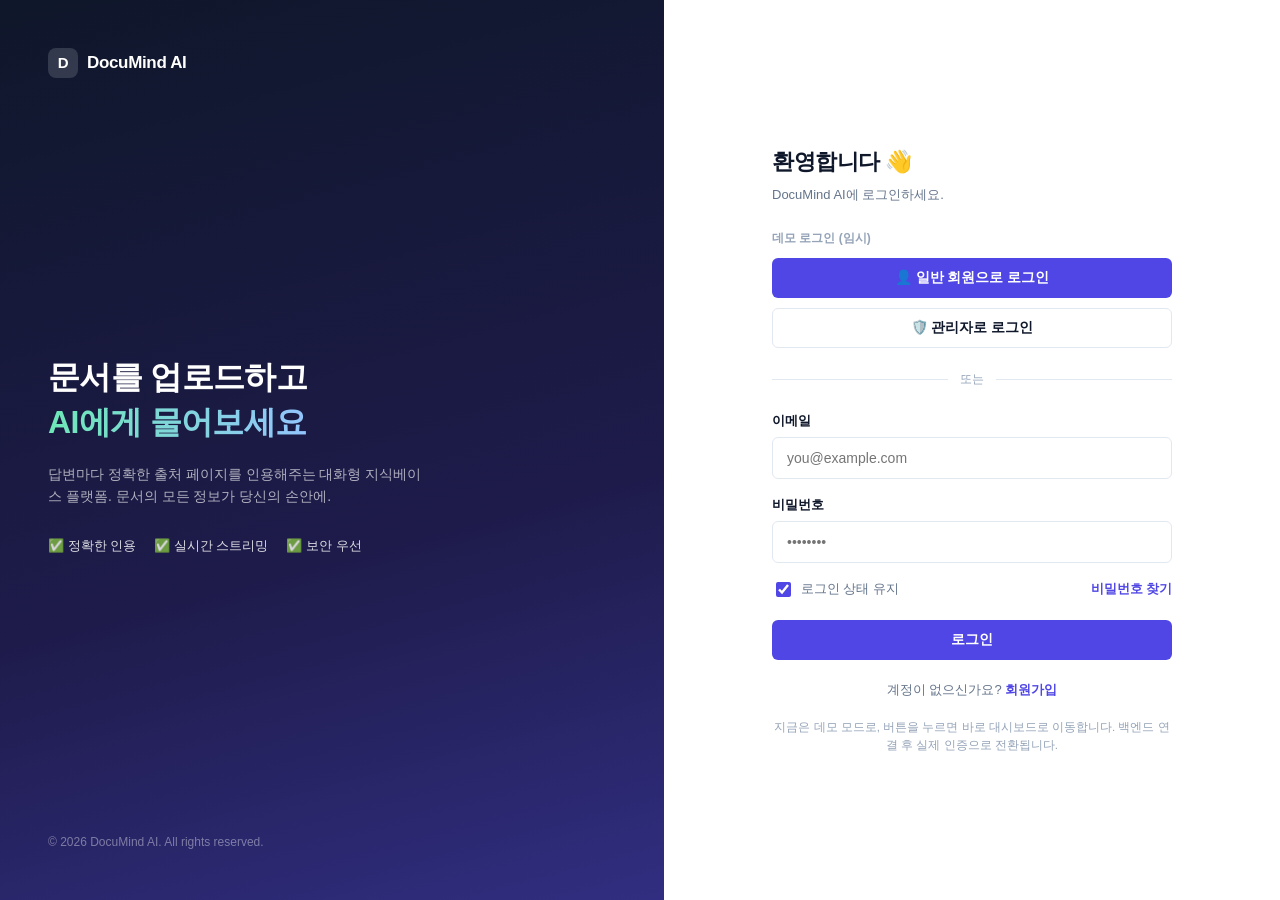
<file: screens/login.html>
<!DOCTYPE html>
<html lang="ko">
<head>
<meta charset="UTF-8" />
<meta name="viewport" content="width=device-width, initial-scale=1.0" />
<title>로그인 — DocuMind AI</title>
<link rel="stylesheet" href="css/common.css" />
<link rel="stylesheet" href="css/auth.css" />
</head>
<body>

<div class="auth-split">
  <div class="auth-visual">
    <a href="index.html" class="brand"><span class="brand-mark">D</span><span class="label">DocuMind AI</span></a>
    <div class="auth-visual-mid">
      <h1>문서를 업로드하고<br /><span class="accent">AI에게 물어보세요</span></h1>
      <p>답변마다 정확한 출처 페이지를 인용해주는 대화형 지식베이스 플랫폼. 문서의 모든 정보가 당신의 손안에.</p>
      <div class="auth-visual-badges">
        <span>✅ 정확한 인용</span>
        <span>✅ 실시간 스트리밍</span>
        <span>✅ 보안 우선</span>
      </div>
    </div>
    <div class="auth-visual-footer">© 2026 DocuMind AI. All rights reserved.</div>
  </div>

  <div class="auth-form-side">
    <div class="auth-form-card">
      <h1>환영합니다 👋</h1>
      <p class="sub">DocuMind AI에 로그인하세요.</p>

      <div id="authError" class="auth-error hidden"></div>

      <div class="demo-login-label">데모 로그인 (임시)</div>
      <div class="demo-login-btns">
        <button type="button" class="btn btn-primary btn-block" id="demoUserBtn">👤 일반 회원으로 로그인</button>
        <button type="button" class="btn btn-secondary btn-block" id="demoAdminBtn">🛡️ 관리자로 로그인</button>
      </div>

      <div class="auth-divider">또는</div>

      <form id="loginForm">
        <div class="field">
          <label for="email">이메일</label>
          <input class="input" type="email" id="email" placeholder="you@example.com" required />
        </div>
        <div class="field">
          <label for="password">비밀번호</label>
          <input class="input" type="password" id="password" placeholder="••••••••" required />
        </div>
        <div class="auth-form-row">
          <label class="auth-checkbox"><input type="checkbox" checked /> 로그인 상태 유지</label>
          <a href="#">비밀번호 찾기</a>
        </div>
        <button type="submit" class="btn btn-primary btn-block">로그인</button>
      </form>

      <div class="auth-footer-link">
        계정이 없으신가요? <a href="signup.html">회원가입</a>
      </div>

      <p class="auth-note">
        지금은 데모 모드로, 버튼을 누르면 바로 대시보드로 이동합니다. 백엔드 연결 후 실제 인증으로 전환됩니다.
      </p>
    </div>
  </div>
</div>

<script src="js/common.js"></script>
<script src="js/auth.js"></script>
</body>
</html>
</file>
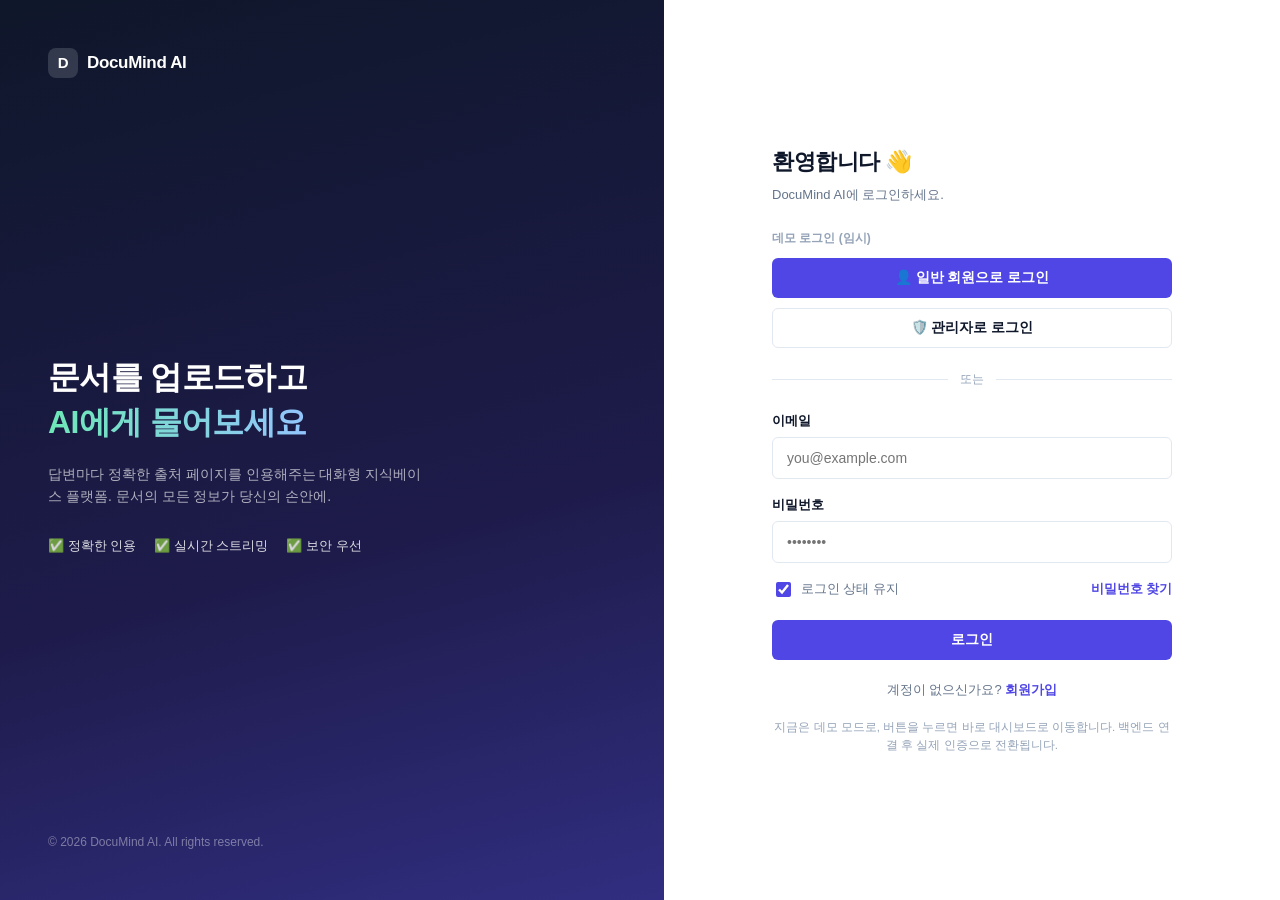
<file: screens/mypage.html>
<!DOCTYPE html>
<html lang="ko">
<head>
<meta charset="UTF-8" />
<meta name="viewport" content="width=device-width, initial-scale=1.0" />
<title>마이페이지 — DocuMind AI</title>
<link rel="stylesheet" href="css/common.css" />
<link rel="stylesheet" href="css/mypage.css" />
</head>
<body>

<div class="app-shell">
  <aside class="sidebar" id="sidebar">
    <div class="sidebar-header">
      <a href="dashboard.html" class="brand"><span class="brand-mark">D</span><span class="label">DocuMind AI</span></a>
      <button class="sidebar-collapse-btn" id="sidebarCollapseBtn">«</button>
    </div>
    <nav class="sidebar-nav">
      <div class="sidebar-section-title">워크스페이스</div>
      <a href="dashboard.html"><span class="nav-ico">🧭</span><span class="label">대시보드</span></a>
      <a href="documents.html"><span class="nav-ico">📄</span><span class="label">문서</span><span class="nav-badge" data-nav-badge="docs">–</span></a>
      <a href="chat.html"><span class="nav-ico">💬</span><span class="label">채팅</span><span class="nav-badge" data-nav-badge="chat">–</span></a>
      <div class="sidebar-section-title">계정</div>
      <a href="mypage.html" class="active"><span class="nav-ico">👤</span><span class="label">마이페이지</span></a>
      <a href="admin.html" data-admin-only><span class="nav-ico">🛡️</span><span class="label">관리자</span></a>
    </nav>
    <div class="sidebar-promo">
      <div class="sidebar-promo-title">🎁 Pro 플랜으로 업그레이드</div>
      <p>더 큰 문서, 더 긴 대화, 더 많은 토큰을 사용해보세요.</p>
      <a href="mypage.html" class="btn">요금제 보기</a>
    </div>
    <div class="sidebar-footer">
      <div class="user-chip">
        <div class="avatar" data-user-avatar>?</div>
        <div class="user-chip-info">
          <div class="user-chip-name" data-user-name>—</div>
          <div class="user-chip-role" data-user-role>—</div>
        </div>
        <button class="icon-btn" data-logout title="로그아웃">⎋</button>
      </div>
    </div>
  </aside>

  <div class="app-main">
    <header class="app-topbar">
      <div class="app-topbar-left"><h1>마이페이지</h1></div>
      <div class="app-topbar-right">
        <button class="icon-btn" title="검색">🔍</button>
        <div class="notif-wrap">
          <button class="icon-btn" id="notifBtn">🔔<span class="notif-dot"></span></button>
          <div class="notif-dropdown hidden" id="notifDropdown">
            <div class="notif-dropdown-header"><span>알림</span><a href="#" id="markAllRead">모두 읽음</a></div>
            <div id="notifList"></div>
          </div>
        </div>
        <div class="user-menu-wrap">
          <button class="user-menu-trigger" id="userMenuBtn">
            <div class="avatar avatar-sm" data-user-avatar>?</div>
            <span class="user-menu-name" data-user-name>—</span>
            <span class="chevron">▾</span>
          </button>
          <div class="user-menu-dropdown hidden" id="userMenuDropdown">
            <a href="mypage.html">👤 마이페이지</a>
            <a href="admin.html" data-admin-only>🛡️ 관리자</a>
            <button data-logout>⎋ 로그아웃</button>
          </div>
        </div>
      </div>
    </header>

    <div class="app-content">
      <div class="mypage-grid">
        <div class="mypage-col-left">
          <div class="card mypage-profile-card">
            <div class="avatar avatar-xl" id="bigAvatar">?</div>
            <div class="mypage-name" id="displayName">—</div>
            <div class="text-faint" id="displayEmail">—</div>
            <div class="mypage-badges">
              <span class="badge badge-plan-pro" id="planBadge">Pro 플랜</span>
              <span class="badge badge-role" id="roleBadge">일반 회원</span>
            </div>
            <div class="text-faint" style="margin-top:10px;font-size:12px;" id="joinedAt">가입일 —</div>
          </div>

          <div class="card mypage-usage-card">
            <h3>사용량</h3>
            <div class="usage-row">
              <div class="usage-row-label"><span>토큰 사용</span><span class="value" id="tokenUsageLabel">–</span></div>
              <div class="usage-track"><div class="usage-fill" id="tokenUsageFill"></div></div>
            </div>
            <div class="usage-row">
              <div class="usage-row-label"><span>문서 용량</span><span class="value" id="docUsageLabel">–</span></div>
              <div class="usage-track"><div class="usage-fill success" id="docUsageFill"></div></div>
            </div>
            <a href="#" class="btn btn-secondary btn-block" id="upgradeBtn">플랜 업그레이드</a>
          </div>
        </div>

        <div class="mypage-col-right">
          <div class="card mypage-section-card">
            <h3>계정 정보</h3>
            <form id="profileForm">
              <div class="mypage-field-row">
                <div class="field">
                  <label for="pName">이름</label>
                  <input class="input" id="pName" type="text" required />
                </div>
                <div class="field">
                  <label for="pCompany">회사</label>
                  <input class="input" id="pCompany" type="text" placeholder="회사명" />
                </div>
              </div>
              <div class="field">
                <label for="pEmail">이메일</label>
                <input class="input" id="pEmail" type="email" disabled />
                <span class="hint">이메일은 로그인에 사용되며, 변경 시 이메일 인증이 필요합니다.</span>
              </div>
              <button type="submit" class="btn btn-primary">변경사항 저장</button>
            </form>
          </div>

          <div class="card mypage-section-card">
            <h3>보안</h3>
            <form id="securityForm">
              <div class="field">
                <label for="newPassword">새 비밀번호</label>
                <input class="input" id="newPassword" type="password" placeholder="새 비밀번호 입력" minlength="8" />
              </div>
              <div class="field">
                <label for="newPasswordConfirm">비밀번호 확인</label>
                <input class="input" id="newPasswordConfirm" type="password" placeholder="비밀번호 재입력" minlength="8" />
              </div>
              <button type="submit" class="btn btn-secondary">비밀번호 변경</button>
            </form>
          </div>

          <div class="card danger-zone">
            <h3>위험 구역</h3>
            <p>계정과 모든 데이터(문서, 채팅 기록)를 영구 삭제합니다. 이 작업은 되돌릴 수 없습니다.</p>
            <button class="btn btn-danger" id="deleteAccountBtn">계정 삭제</button>
          </div>
        </div>
      </div>
    </div>
  </div>
</div>

<script src="js/mock-data.js"></script>
<script src="js/common.js"></script>
<script src="js/mypage.js"></script>
</body>
</html>
</file>
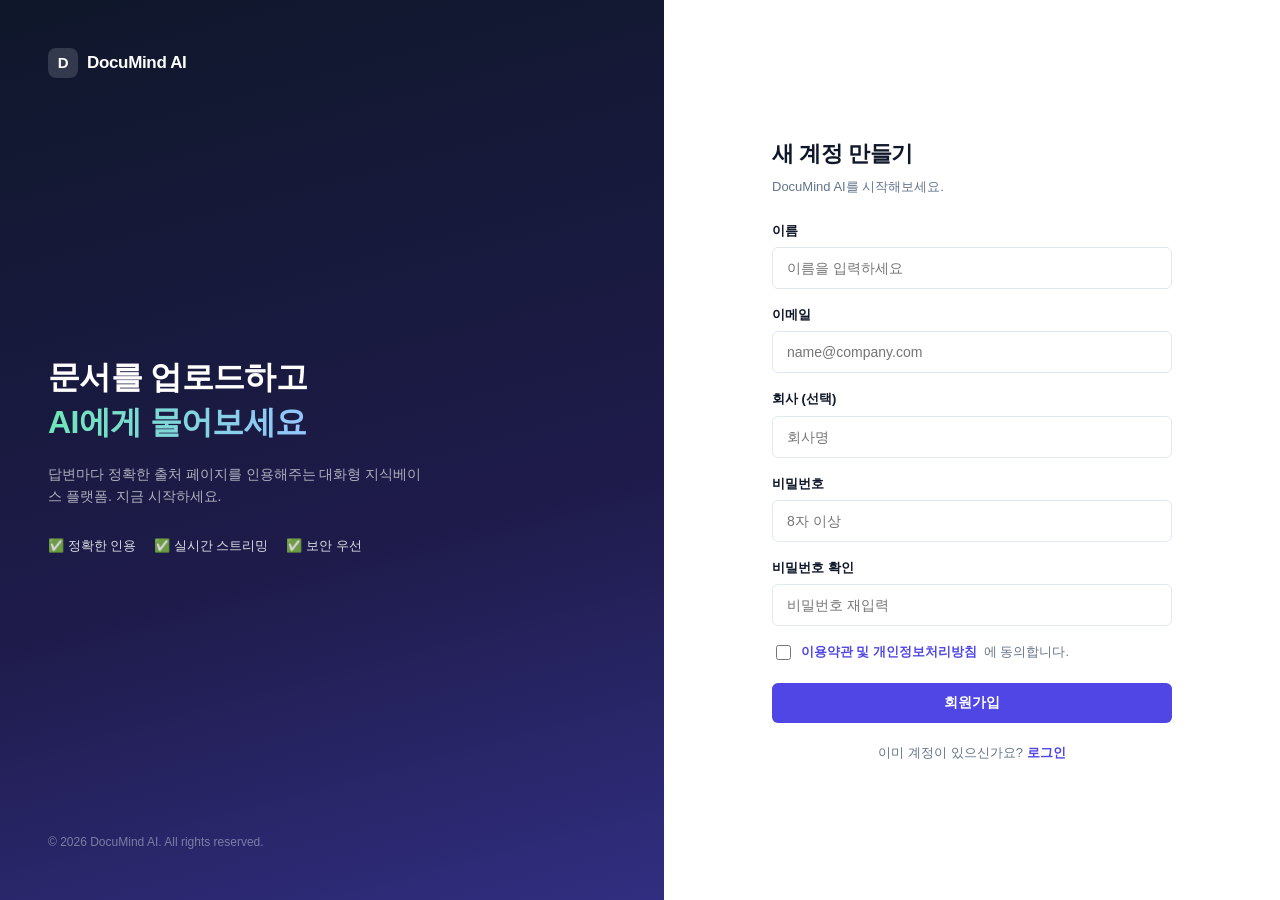
<file: screens/signup.html>
<!DOCTYPE html>
<html lang="ko">
<head>
<meta charset="UTF-8" />
<meta name="viewport" content="width=device-width, initial-scale=1.0" />
<title>회원가입 — DocuMind AI</title>
<link rel="stylesheet" href="css/common.css" />
<link rel="stylesheet" href="css/auth.css" />
</head>
<body>

<div class="auth-split">
  <div class="auth-visual">
    <a href="index.html" class="brand"><span class="brand-mark">D</span><span class="label">DocuMind AI</span></a>
    <div class="auth-visual-mid">
      <h1>문서를 업로드하고<br /><span class="accent">AI에게 물어보세요</span></h1>
      <p>답변마다 정확한 출처 페이지를 인용해주는 대화형 지식베이스 플랫폼. 지금 시작하세요.</p>
      <div class="auth-visual-badges">
        <span>✅ 정확한 인용</span>
        <span>✅ 실시간 스트리밍</span>
        <span>✅ 보안 우선</span>
      </div>
    </div>
    <div class="auth-visual-footer">© 2026 DocuMind AI. All rights reserved.</div>
  </div>

  <div class="auth-form-side">
    <div class="auth-form-card">
      <h1>새 계정 만들기</h1>
      <p class="sub">DocuMind AI를 시작해보세요.</p>

      <div id="authError" class="auth-error hidden"></div>

      <form id="signupForm">
        <div class="field">
          <label for="name">이름</label>
          <input class="input" type="text" id="name" placeholder="이름을 입력하세요" required />
        </div>
        <div class="field">
          <label for="email">이메일</label>
          <input class="input" type="email" id="email" placeholder="name@company.com" required />
        </div>
        <div class="field">
          <label for="company">회사 (선택)</label>
          <input class="input" type="text" id="company" placeholder="회사명" />
        </div>
        <div class="field">
          <label for="password">비밀번호</label>
          <input class="input" type="password" id="password" placeholder="8자 이상" required minlength="8" />
        </div>
        <div class="field">
          <label for="passwordConfirm">비밀번호 확인</label>
          <input class="input" type="password" id="passwordConfirm" placeholder="비밀번호 재입력" required minlength="8" />
        </div>
        <div class="auth-form-row">
          <label class="auth-checkbox"><input type="checkbox" id="agree" required /> <a href="#">이용약관 및 개인정보처리방침</a>에 동의합니다.</label>
        </div>
        <button type="submit" class="btn btn-primary btn-block">회원가입</button>
      </form>

      <div class="auth-footer-link">
        이미 계정이 있으신가요? <a href="login.html">로그인</a>
      </div>
    </div>
  </div>
</div>

<script src="js/common.js"></script>
<script src="js/auth.js"></script>
</body>
</html>
</file>
<file: screens/css/common.css>
/* ==========================================================================
   DocuMind AI — 공통 스타일 (디자인 토큰 · 레이아웃 · 공용 컴포넌트)
   ========================================================================== */

:root {
  --color-primary: #4f46e5;
  --color-primary-dark: #4338ca;
  --color-primary-light: #eef2ff;
  --color-bg: #f8fafc;
  --color-surface: #ffffff;
  --color-border: #e2e8f0;
  --color-text: #0f172a;
  --color-text-muted: #64748b;
  --color-text-faint: #94a3b8;

  --color-success: #16a34a;
  --color-success-bg: #f0fdf4;
  --color-warning: #d97706;
  --color-warning-bg: #fffbeb;
  --color-danger: #dc2626;
  --color-danger-bg: #fef2f2;

  --radius-sm: 6px;
  --radius: 10px;
  --radius-lg: 16px;

  --shadow-sm: 0 1px 2px rgba(15, 23, 42, 0.06);
  --shadow-md: 0 4px 14px rgba(15, 23, 42, 0.08);
  --shadow-lg: 0 12px 32px rgba(15, 23, 42, 0.12);

  --sidebar-width: 240px;
  --topnav-height: 64px;

  --font-sans: -apple-system, BlinkMacSystemFont, "Segoe UI", "Malgun Gothic",
    "Apple SD Gothic Neo", "Pretendard", Roboto, Helvetica, Arial, sans-serif;
}

* {
  box-sizing: border-box;
}

html,
body {
  margin: 0;
  padding: 0;
}

html {
  scroll-behavior: smooth;
}

body {
  font-family: var(--font-sans);
  background: var(--color-bg);
  color: var(--color-text);
  font-size: 15px;
  line-height: 1.55;
  -webkit-font-smoothing: antialiased;
}

h1,
h2,
h3,
h4,
p {
  margin: 0;
}

a {
  color: inherit;
  text-decoration: none;
}

button {
  font-family: inherit;
  cursor: pointer;
}

ul {
  list-style: none;
  margin: 0;
  padding: 0;
}

img {
  max-width: 100%;
  display: block;
}

.hidden {
  display: none !important;
}

/* ---------- 유틸 ---------- */
.container {
  max-width: 1120px;
  margin: 0 auto;
  padding: 0 24px;
}

.text-muted {
  color: var(--color-text-muted);
}

.text-faint {
  color: var(--color-text-faint);
}

/* ---------- 버튼 ---------- */
.btn {
  display: inline-flex;
  align-items: center;
  justify-content: center;
  gap: 6px;
  height: 40px;
  padding: 0 18px;
  border-radius: var(--radius-sm);
  border: 1px solid transparent;
  font-size: 14px;
  font-weight: 600;
  white-space: nowrap;
  transition: background 0.15s ease, border-color 0.15s ease, transform 0.05s ease;
}

.btn:active {
  transform: translateY(1px);
}

.btn-primary {
  background: var(--color-primary);
  color: #fff;
}

.btn-primary:hover {
  background: var(--color-primary-dark);
}

.btn-secondary {
  background: #fff;
  color: var(--color-text);
  border-color: var(--color-border);
}

.btn-secondary:hover {
  background: #f1f5f9;
}

.btn-ghost {
  background: transparent;
  color: var(--color-text-muted);
}

.btn-ghost:hover {
  background: #f1f5f9;
  color: var(--color-text);
}

.btn-danger {
  background: #fff;
  color: var(--color-danger);
  border-color: #fecaca;
}

.btn-danger:hover {
  background: var(--color-danger-bg);
}

.btn-block {
  width: 100%;
}

.btn-sm {
  height: 32px;
  padding: 0 12px;
  font-size: 13px;
}

.btn[disabled] {
  opacity: 0.55;
  cursor: not-allowed;
}

.icon-btn {
  width: 36px;
  height: 36px;
  border-radius: var(--radius-sm);
  border: 1px solid var(--color-border);
  background: #fff;
  display: inline-flex;
  align-items: center;
  justify-content: center;
  color: var(--color-text-muted);
}

.icon-btn:hover {
  background: #f1f5f9;
}

.icon-btn[disabled] {
  opacity: 0.4;
  cursor: not-allowed;
  background: #fff;
}

/* ---------- 배지 ---------- */
.badge {
  display: inline-flex;
  align-items: center;
  gap: 5px;
  padding: 3px 10px;
  border-radius: 999px;
  font-size: 12px;
  font-weight: 700;
}

.badge::before {
  content: "";
  width: 6px;
  height: 6px;
  border-radius: 50%;
  background: currentColor;
}

.badge-parsing {
  background: var(--color-warning-bg);
  color: var(--color-warning);
}

.badge-ready {
  background: var(--color-success-bg);
  color: var(--color-success);
}

.badge-failed {
  background: var(--color-danger-bg);
  color: var(--color-danger);
}

.badge-role {
  background: var(--color-primary-light);
  color: var(--color-primary);
}

.badge-plan-pro {
  background: var(--color-warning-bg);
  color: var(--color-warning);
}

.badge-plan-basic {
  background: #f1f5f9;
  color: var(--color-text-muted);
}

.badge-plain {
  display: inline-flex;
  align-items: center;
  padding: 3px 10px;
  border-radius: 999px;
  font-size: 12px;
  font-weight: 700;
  background: #f1f5f9;
  color: var(--color-text-muted);
}

.status-dot {
  display: inline-flex;
  align-items: center;
  gap: 5px;
  font-size: 12px;
  font-weight: 700;
}

.status-dot::before {
  content: "";
  width: 6px;
  height: 6px;
  border-radius: 50%;
  background: currentColor;
}

.status-dot.active {
  color: var(--color-success);
}

.status-dot.inactive {
  color: var(--color-text-faint);
}

/* 색상 아이콘 칩 (대시보드 · 랜딩 기능 카드 등에서 공용) */
.icon-chip {
  width: 42px;
  height: 42px;
  border-radius: var(--radius-sm);
  display: flex;
  align-items: center;
  justify-content: center;
  font-size: 19px;
}

.icon-chip-indigo {
  background: var(--color-primary-light);
  color: var(--color-primary-dark);
}
.icon-chip-green {
  background: var(--color-success-bg);
  color: var(--color-success);
}
.icon-chip-amber {
  background: var(--color-warning-bg);
  color: var(--color-warning);
}
.icon-chip-purple {
  background: #f5f3ff;
  color: #7c3aed;
}
.icon-chip-teal {
  background: #f0fdfa;
  color: #0d9488;
}
.icon-chip-rose {
  background: #fff1f2;
  color: #e11d48;
}

/* 파일 형식 아이콘 칩 (문서 목록 · 상세 등에서 공용) */
.chip-pdf {
  background: var(--color-danger-bg);
  color: var(--color-danger);
}
.chip-docx {
  background: #eff6ff;
  color: #2563eb;
}
.chip-pptx {
  background: var(--color-warning-bg);
  color: var(--color-warning);
}
.chip-txt {
  background: #f1f5f9;
  color: var(--color-text-muted);
}

/* ---------- 카드 ---------- */
.card {
  background: var(--color-surface);
  border: 1px solid var(--color-border);
  border-radius: var(--radius-lg);
  box-shadow: var(--shadow-sm);
}

/* ---------- 인용 뱃지 (채팅 · 랜딩 라이브 프리뷰에서 공용) ---------- */
.citation-badges {
  margin-top: 10px;
  display: flex;
  gap: 6px;
  flex-wrap: wrap;
}

.citation-badge {
  font-size: 11px;
  font-weight: 700;
  padding: 4px 9px;
  border-radius: 999px;
  background: #fff;
  border: 1px solid var(--color-border);
  color: var(--color-primary-dark);
  cursor: pointer;
}

.citation-badge:hover {
  border-color: var(--color-primary);
}

/* ---------- 빈 상태 (문서 목록 · 세션 목록 · 채팅 등에서 공용) ---------- */
.empty-state {
  grid-column: 1 / -1;
  text-align: center;
  padding: 60px 20px;
  color: var(--color-text-faint);
}

/* ---------- 통계 카드 (문서 상세 · 마이페이지 · 관리자 등에서 공용) ---------- */
.stat-grid {
  display: grid;
  grid-template-columns: repeat(auto-fit, minmax(150px, 1fr));
  gap: 14px;
  margin-bottom: 24px;
}

.stat-box {
  padding: 18px;
}

.stat-box .stat-label {
  font-size: 12px;
  color: var(--color-text-faint);
  margin-bottom: 6px;
}

.stat-box .stat-value {
  font-size: 22px;
  font-weight: 800;
}

/* ---------- 사용량 진행바 (마이페이지 등에서 공용) ---------- */
.usage-row {
  margin-bottom: 18px;
}

.usage-row:last-of-type {
  margin-bottom: 0;
}

.usage-row-label {
  display: flex;
  justify-content: space-between;
  font-size: 13px;
  margin-bottom: 8px;
}

.usage-row-label .value {
  font-weight: 700;
  color: var(--color-text-muted);
}

.usage-track {
  height: 8px;
  border-radius: 999px;
  background: #f1f5f9;
  overflow: hidden;
}

.usage-fill {
  height: 100%;
  border-radius: 999px;
  background: var(--color-primary);
}

.usage-fill.success {
  background: var(--color-success);
}

/* ---------- 위험 구역 카드 (마이페이지 등에서 공용) ---------- */
.danger-zone {
  border-color: #fecaca;
  background: var(--color-danger-bg);
  padding: 22px;
}

.danger-zone h3 {
  color: var(--color-danger);
  font-size: 14px;
  font-weight: 800;
  margin-bottom: 8px;
}

.danger-zone p {
  font-size: 13px;
  color: var(--color-text-muted);
  margin-bottom: 14px;
}

/* ---------- 폼 ---------- */
.field {
  display: flex;
  flex-direction: column;
  gap: 6px;
  margin-bottom: 16px;
}

.field label {
  font-size: 13px;
  font-weight: 600;
  color: var(--color-text);
}

.field .hint {
  font-size: 12px;
  color: var(--color-text-faint);
}

.input,
.textarea,
.select {
  width: 100%;
  height: 42px;
  padding: 0 14px;
  border: 1px solid var(--color-border);
  border-radius: var(--radius-sm);
  background: #fff;
  font-size: 14px;
  color: var(--color-text);
  font-family: inherit;
}

.textarea {
  height: auto;
  padding: 10px 14px;
  resize: vertical;
}

.input:focus,
.textarea:focus,
.select:focus {
  outline: none;
  border-color: var(--color-primary);
  box-shadow: 0 0 0 3px var(--color-primary-light);
}

/* ---------- 상단 공용 네비 (비로그인 페이지) ---------- */
.topnav {
  height: var(--topnav-height);
  border-bottom: 1px solid var(--color-border);
  background: rgba(255, 255, 255, 0.9);
  backdrop-filter: blur(6px);
  position: sticky;
  top: 0;
  z-index: 40;
}

.topnav .container {
  height: 100%;
  display: flex;
  align-items: center;
  justify-content: space-between;
}

.brand {
  display: flex;
  align-items: center;
  gap: 9px;
  font-weight: 800;
  font-size: 17px;
  letter-spacing: -0.02em;
}

.brand-mark {
  width: 30px;
  height: 30px;
  border-radius: 8px;
  background: linear-gradient(135deg, var(--color-primary), #818cf8);
  display: flex;
  align-items: center;
  justify-content: center;
  color: #fff;
  font-size: 15px;
  font-weight: 800;
}

.topnav-links {
  display: flex;
  align-items: center;
  gap: 8px;
}

.topnav-links a.link {
  padding: 8px 12px;
  font-size: 14px;
  font-weight: 600;
  color: var(--color-text-muted);
  border-radius: var(--radius-sm);
}

.topnav-links a.link:hover {
  color: var(--color-text);
  background: #f1f5f9;
}

/* ---------- 로그인 후 앱 셸 (사이드바 + 본문) ---------- */
.app-shell {
  display: flex;
  height: 100vh;
}

.sidebar {
  width: var(--sidebar-width);
  flex-shrink: 0;
  background: var(--color-surface);
  border-right: 1px solid var(--color-border);
  display: flex;
  flex-direction: column;
  position: sticky;
  top: 0;
  height: 100vh;
}

.sidebar-header {
  height: var(--topnav-height);
  display: flex;
  align-items: center;
  justify-content: space-between;
  padding: 0 20px;
  border-bottom: 1px solid var(--color-border);
}

.sidebar-collapse-btn {
  width: 26px;
  height: 26px;
  border-radius: var(--radius-sm);
  border: 1px solid var(--color-border);
  background: #fff;
  color: var(--color-text-faint);
  display: inline-flex;
  align-items: center;
  justify-content: center;
  font-size: 12px;
  flex-shrink: 0;
}

.sidebar-collapse-btn:hover {
  background: #f1f5f9;
}

.sidebar-nav {
  flex: 1;
  padding: 16px 12px;
  display: flex;
  flex-direction: column;
  gap: 2px;
}

.sidebar-section-title {
  font-size: 11px;
  font-weight: 700;
  color: var(--color-text-faint);
  text-transform: uppercase;
  letter-spacing: 0.05em;
  padding: 14px 12px 6px;
}

.sidebar-nav a {
  display: flex;
  align-items: center;
  gap: 10px;
  padding: 10px 12px;
  border-radius: var(--radius-sm);
  font-size: 14px;
  font-weight: 600;
  color: var(--color-text-muted);
}

.sidebar-nav a .nav-ico {
  width: 18px;
  text-align: center;
  font-size: 15px;
}

.sidebar-nav a:hover {
  background: #f1f5f9;
  color: var(--color-text);
}

.sidebar-nav a.active {
  background: var(--color-primary-light);
  color: var(--color-primary-dark);
}

.nav-badge {
  margin-left: auto;
  font-size: 11px;
  font-weight: 700;
  color: var(--color-text-faint);
  background: #f1f5f9;
  padding: 1px 8px;
  border-radius: 999px;
}

.sidebar-nav a.active .nav-badge {
  background: #fff;
  color: var(--color-primary-dark);
}

.sidebar-promo {
  margin: 10px 14px;
  padding: 16px;
  border-radius: var(--radius);
  background: var(--color-primary-light);
}

.sidebar-promo-title {
  font-size: 13px;
  font-weight: 800;
  margin-bottom: 6px;
}

.sidebar-promo p {
  font-size: 12px;
  color: var(--color-text-muted);
  margin-bottom: 12px;
  line-height: 1.5;
}

.sidebar-promo .btn {
  width: 100%;
  height: 34px;
  font-size: 12.5px;
  background: var(--color-warning);
  color: #fff;
}

.sidebar-promo .btn:hover {
  background: #b45309;
}

.sidebar-footer {
  padding: 14px;
  border-top: 1px solid var(--color-border);
}

.user-chip {
  display: flex;
  align-items: center;
  gap: 10px;
  padding: 8px;
  border-radius: var(--radius-sm);
}

.user-chip:hover {
  background: #f1f5f9;
}

.avatar {
  width: 34px;
  height: 34px;
  border-radius: 50%;
  background: var(--color-primary-light);
  color: var(--color-primary-dark);
  display: flex;
  align-items: center;
  justify-content: center;
  font-weight: 700;
  font-size: 13px;
  flex-shrink: 0;
}

.avatar-sm {
  width: 28px;
  height: 28px;
  font-size: 11px;
}

.user-chip-info {
  flex: 1;
  min-width: 0;
}

.user-chip-name {
  font-size: 13px;
  font-weight: 700;
  white-space: nowrap;
  overflow: hidden;
  text-overflow: ellipsis;
}

.user-chip-role {
  font-size: 11px;
  color: var(--color-text-faint);
}

.app-main {
  flex: 1;
  min-width: 0;
  min-height: 0;
  display: flex;
  flex-direction: column;
}

.app-topbar {
  height: var(--topnav-height);
  border-bottom: 1px solid var(--color-border);
  display: flex;
  align-items: center;
  justify-content: space-between;
  padding: 0 28px;
  background: var(--color-surface);
}

.app-topbar h1 {
  font-size: 18px;
  font-weight: 800;
  letter-spacing: -0.01em;
}

.app-topbar-left {
  display: flex;
  align-items: center;
  gap: 12px;
  min-width: 0;
}

.topbar-title-col {
  display: flex;
  flex-direction: column;
  gap: 1px;
  min-width: 0;
}

.topbar-title-col h1 {
  white-space: nowrap;
  overflow: hidden;
  text-overflow: ellipsis;
}

.topbar-title-col .subtitle {
  font-size: 12px;
  font-weight: 600;
  color: var(--color-text-faint);
  white-space: nowrap;
  overflow: hidden;
  text-overflow: ellipsis;
}

.app-topbar-right {
  display: flex;
  align-items: center;
  gap: 10px;
}

/* ---------- 알림 드롭다운 ---------- */
.notif-wrap {
  position: relative;
}

.notif-dot {
  position: absolute;
  top: 7px;
  right: 7px;
  width: 7px;
  height: 7px;
  border-radius: 50%;
  background: var(--color-danger);
  border: 1.5px solid #fff;
}

.notif-dropdown {
  position: absolute;
  top: calc(100% + 8px);
  right: 0;
  width: 300px;
  background: #fff;
  border: 1px solid var(--color-border);
  border-radius: var(--radius);
  box-shadow: var(--shadow-lg);
  z-index: 60;
  overflow: hidden;
}

.notif-dropdown-header {
  display: flex;
  align-items: center;
  justify-content: space-between;
  padding: 14px 16px;
  border-bottom: 1px solid var(--color-border);
  font-size: 13px;
  font-weight: 800;
}

.notif-dropdown-header a {
  font-size: 12px;
  font-weight: 700;
  color: var(--color-primary);
}

.notif-item {
  display: flex;
  align-items: flex-start;
  gap: 10px;
  padding: 12px 16px;
  border-bottom: 1px solid var(--color-border);
}

.notif-item:last-child {
  border-bottom: none;
}

.notif-item-ico {
  width: 30px;
  height: 30px;
  border-radius: 50%;
  display: flex;
  align-items: center;
  justify-content: center;
  font-size: 13px;
  flex-shrink: 0;
}

.notif-item-title {
  font-size: 13px;
  font-weight: 600;
  line-height: 1.4;
}

.notif-item-time {
  font-size: 11px;
  color: var(--color-text-faint);
  margin-top: 2px;
}

/* ---------- 사용자 메뉴 드롭다운 (탑바 우측) ---------- */
.user-menu-wrap {
  position: relative;
}

.user-menu-trigger {
  display: flex;
  align-items: center;
  gap: 8px;
  padding: 5px 10px 5px 5px;
  border-radius: 999px;
  border: 1px solid transparent;
}

.user-menu-trigger:hover {
  background: #f1f5f9;
}

.user-menu-trigger .chevron {
  font-size: 10px;
  color: var(--color-text-faint);
}

.user-menu-name {
  font-size: 13px;
  font-weight: 700;
}

.user-menu-dropdown {
  position: absolute;
  top: calc(100% + 8px);
  right: 0;
  width: 200px;
  background: #fff;
  border: 1px solid var(--color-border);
  border-radius: var(--radius);
  box-shadow: var(--shadow-lg);
  z-index: 60;
  overflow: hidden;
  padding: 6px;
}

.user-menu-dropdown a,
.user-menu-dropdown button {
  display: flex;
  align-items: center;
  gap: 8px;
  width: 100%;
  padding: 9px 10px;
  border-radius: var(--radius-sm);
  font-size: 13px;
  font-weight: 600;
  color: var(--color-text);
  background: none;
  border: none;
  text-align: left;
}

.user-menu-dropdown a:hover,
.user-menu-dropdown button:hover {
  background: #f1f5f9;
}

.app-content {
  flex: 1;
  min-height: 0;
  overflow-y: auto;
  padding: 28px;
}

/* ---------- 목록 카운트 · 필터 탭 · 검색 (문서 · 관리자 등에서 공용) ---------- */
.docs-count {
  font-size: 13px;
  color: var(--color-text-muted);
  margin-bottom: 16px;
}

.filter-tabs {
  display: flex;
  gap: 6px;
}

.filter-tabs button {
  border: none;
  background: #f1f5f9;
  color: var(--color-text-muted);
  padding: 8px 16px;
  border-radius: var(--radius-sm);
  font-size: 13px;
  font-weight: 700;
}

.filter-tabs button.active {
  background: var(--color-primary);
  color: #fff;
}

.docs-search {
  width: 240px;
}

/* ---------- 테이블 ---------- */
.table-wrap {
  overflow-x: auto;
}

table.table {
  width: 100%;
  border-collapse: collapse;
  font-size: 14px;
}

table.table th,
table.table td {
  text-align: left;
  padding: 12px 16px;
  border-bottom: 1px solid var(--color-border);
  white-space: nowrap;
}

table.table th {
  font-size: 12px;
  font-weight: 700;
  color: var(--color-text-faint);
  text-transform: uppercase;
  letter-spacing: 0.03em;
  background: #f8fafc;
}

table.table tbody tr:hover {
  background: #f8fafc;
}

/* ---------- 모달 ---------- */
.modal-overlay {
  position: fixed;
  inset: 0;
  background: rgba(15, 23, 42, 0.45);
  display: flex;
  align-items: center;
  justify-content: center;
  z-index: 100;
  padding: 20px;
}

.modal {
  background: #fff;
  border-radius: var(--radius-lg);
  box-shadow: var(--shadow-lg);
  width: 100%;
  max-width: 460px;
  padding: 24px;
}

.modal-header {
  display: flex;
  align-items: center;
  justify-content: space-between;
  margin-bottom: 16px;
}

.modal-header h3 {
  font-size: 16px;
  font-weight: 800;
}

.modal-actions {
  display: flex;
  justify-content: flex-end;
  gap: 8px;
  margin-top: 20px;
}

/* ---------- 토스트 ---------- */
.toast {
  position: fixed;
  bottom: 24px;
  left: 50%;
  transform: translateX(-50%) translateY(20px);
  background: var(--color-text);
  color: #fff;
  padding: 12px 20px;
  border-radius: var(--radius-sm);
  font-size: 13px;
  font-weight: 600;
  box-shadow: var(--shadow-lg);
  opacity: 0;
  pointer-events: none;
  transition: opacity 0.2s ease, transform 0.2s ease;
  z-index: 200;
}

.toast.show {
  opacity: 1;
  transform: translateX(-50%) translateY(0);
  pointer-events: auto;
}

/* ---------- 반응형 / 사이드바 접힘 ---------- */
.sidebar.collapsed {
  width: 76px;
}

.sidebar.collapsed .sidebar-collapse-btn {
  transform: rotate(180deg);
}

.sidebar.collapsed .user-chip-info,
.sidebar.collapsed .sidebar-section-title,
.sidebar.collapsed .sidebar-promo,
.sidebar.collapsed .sidebar-nav a span.label,
.sidebar.collapsed .sidebar-nav a .nav-badge,
.sidebar.collapsed .sidebar-header .brand span.label {
  display: none;
}

.sidebar.collapsed .sidebar-nav a {
  justify-content: center;
}

@media (max-width: 860px) {
  .sidebar {
    width: 76px;
  }
  .sidebar .user-chip-info,
  .sidebar .sidebar-section-title,
  .sidebar .sidebar-promo,
  .sidebar-nav a span.label,
  .sidebar-nav a .nav-badge,
  .sidebar-header .brand span.label {
    display: none;
  }
  .sidebar-nav a {
    justify-content: center;
  }
}
</file>
<file: screens/css/main.css>
/* 메인 랜딩 화면 전용 스타일 */

.eyebrow {
  display: inline-block;
  font-size: 12px;
  font-weight: 700;
  color: var(--color-primary-dark);
  background: var(--color-primary-light);
  padding: 6px 12px;
  border-radius: 999px;
  margin-bottom: 16px;
}

section {
  scroll-margin-top: var(--topnav-height);
}

.section-head {
  max-width: 640px;
  margin-bottom: 40px;
}

.section-head h2 {
  font-size: 30px;
  font-weight: 800;
  letter-spacing: -0.02em;
  line-height: 1.35;
}

.section-head p {
  margin-top: 12px;
  font-size: 15px;
  color: var(--color-text-muted);
}

/* ---------- 히어로 ---------- */
.hero {
  padding: 88px 0 80px;
  background: radial-gradient(700px 340px at 12% -12%, var(--color-primary-light), transparent), var(--color-bg);
}

.hero-inner {
  display: grid;
  grid-template-columns: 1.05fr 0.95fr;
  gap: 48px;
  align-items: center;
}

.hero h1 {
  font-size: 42px;
  font-weight: 800;
  letter-spacing: -0.03em;
  line-height: 1.28;
}

.hero .accent {
  background: linear-gradient(90deg, var(--color-primary), #818cf8);
  -webkit-background-clip: text;
  background-clip: text;
  color: transparent;
}

.hero-desc {
  margin-top: 20px;
  font-size: 15px;
  color: var(--color-text-muted);
  max-width: 480px;
}

.hero-desc strong {
  color: var(--color-text);
}

.hero-cta {
  margin-top: 30px;
  display: flex;
  gap: 12px;
  flex-wrap: wrap;
}

.trust-badges {
  margin-top: 26px;
  display: flex;
  gap: 20px;
  flex-wrap: wrap;
  font-size: 12px;
  color: var(--color-text-faint);
}

.trust-badges span {
  display: inline-flex;
  align-items: center;
  gap: 6px;
}

/* ---------- 브라우저 목업 (히어로 우측) ---------- */
.browser-mockup {
  border-radius: 14px;
  overflow: hidden;
  border: 1px solid var(--color-border);
  background: #fff;
  box-shadow: var(--shadow-lg);
}

.browser-toolbar {
  display: flex;
  align-items: center;
  gap: 14px;
  padding: 10px 16px;
  background: #f8fafc;
  border-bottom: 1px solid var(--color-border);
}

.browser-dots {
  display: flex;
  gap: 6px;
  flex-shrink: 0;
}

.browser-dots span {
  width: 10px;
  height: 10px;
  border-radius: 50%;
}

.browser-dots span:nth-child(1) {
  background: #f87171;
}
.browser-dots span:nth-child(2) {
  background: #fbbf24;
}
.browser-dots span:nth-child(3) {
  background: #34d399;
}

.browser-breadcrumb {
  font-size: 12px;
  color: var(--color-text-faint);
  font-family: ui-monospace, SFMono-Regular, Menlo, monospace;
}

.browser-body {
  display: flex;
}

.browser-chat {
  flex: 1.15;
  padding: 18px;
  display: flex;
  flex-direction: column;
  gap: 10px;
  border-right: 1px solid var(--color-border);
}

.browser-pdf {
  flex: 1;
  padding: 18px;
  background: #fafafa;
  font-size: 11px;
  color: var(--color-text-muted);
  line-height: 1.9;
}

.browser-pdf .pdf-src-label {
  font-size: 10px;
  color: var(--color-text-faint);
  margin-bottom: 8px;
  display: block;
}

.pdf-highlight {
  background: #fef08a;
  padding: 1px 3px;
  border-radius: 3px;
  box-shadow: 0 0 0 2px #facc15;
}

.demo-msg {
  padding: 11px 13px;
  border-radius: var(--radius);
  font-size: 13px;
  max-width: 88%;
}

.demo-msg-user {
  align-self: flex-end;
  background: var(--color-primary);
  color: #fff;
  border-bottom-right-radius: 4px;
}

.demo-msg-assistant {
  align-self: flex-start;
  background: #f1f5f9;
  border-bottom-left-radius: 4px;
}

.demo-citation {
  margin-top: 8px;
  display: inline-block;
  font-size: 11px;
  font-weight: 700;
  color: var(--color-primary-dark);
  background: #fff;
  border: 1px solid var(--color-border);
  padding: 4px 10px;
  border-radius: 999px;
}

/* ---------- 핵심 기능 (아이콘 칩 6종) ---------- */
.features {
  padding: 90px 0;
}

.features-grid {
  display: grid;
  grid-template-columns: repeat(3, 1fr);
  gap: 18px;
}

.feature-card {
  padding: 24px;
}

.icon-chip {
  margin-bottom: 16px;
}

.feature-card h3 {
  font-size: 15px;
  font-weight: 800;
  margin-bottom: 8px;
}

.feature-card p {
  font-size: 13px;
}

/* ---------- 동작 방식 (4단계) ---------- */
.how-it-works {
  padding: 0 0 90px;
  border-top: 1px solid var(--color-border);
  padding-top: 90px;
}

.how-head {
  display: flex;
  justify-content: space-between;
  align-items: flex-end;
  gap: 24px;
  margin-bottom: 36px;
  flex-wrap: wrap;
}

.how-head .section-head {
  margin-bottom: 0;
}

.how-head-note {
  max-width: 260px;
  font-size: 13px;
  color: var(--color-text-muted);
}

.steps-row {
  display: flex;
  align-items: stretch;
  gap: 12px;
}

.step-card {
  flex: 1;
  padding: 20px;
}

.step-num {
  font-size: 11px;
  font-weight: 700;
  color: var(--color-text-faint);
  margin-bottom: 10px;
}

.step-card h3 {
  font-size: 14px;
  font-weight: 800;
  margin: 12px 0 6px;
}

.step-card p {
  font-size: 12.5px;
  color: var(--color-text-muted);
}

.step-arrow {
  display: flex;
  align-items: center;
  color: var(--color-text-faint);
  font-size: 18px;
}

/* ---------- 라이브 프리뷰 ---------- */
.live-preview {
  padding: 0 0 90px;
}

.live-preview .section-head {
  margin: 0 auto 28px;
  text-align: center;
  max-width: 560px;
}

.segmented-wrap {
  display: flex;
  justify-content: center;
  margin-bottom: 24px;
}

.segmented {
  display: inline-flex;
  background: #f1f5f9;
  padding: 4px;
  border-radius: 999px;
  gap: 2px;
}

.segmented button {
  border: none;
  background: transparent;
  padding: 9px 18px;
  border-radius: 999px;
  font-size: 13px;
  font-weight: 700;
  color: var(--color-text-muted);
}

.segmented button.active {
  background: #fff;
  color: var(--color-primary-dark);
  box-shadow: var(--shadow-sm);
}

.preview-panel {
  max-width: 880px;
  margin: 0 auto;
  overflow: hidden;
}

.preview-body {
  display: flex;
  min-height: 340px;
}

.preview-col {
  flex: 1;
  padding: 22px;
}

.preview-col + .preview-col {
  border-left: 1px solid var(--color-border);
}

.preview-col-label {
  font-size: 11px;
  font-weight: 700;
  color: var(--color-text-faint);
  text-transform: uppercase;
  letter-spacing: 0.04em;
  margin-bottom: 14px;
  display: flex;
  justify-content: space-between;
}

.preview-doc-mini {
  display: flex;
  align-items: center;
  gap: 10px;
  padding: 10px 12px;
  border: 1px solid var(--color-border);
  border-radius: var(--radius-sm);
  font-size: 12.5px;
  font-weight: 600;
  margin-bottom: 8px;
}

.preview-chat {
  display: flex;
  flex-direction: column;
  gap: 10px;
}

.pdf-mini {
  font-size: 11.5px;
  color: var(--color-text-muted);
  line-height: 1.9;
}

/* ---------- 기술 스택 하이라이트 배너 (실제 스펙 기반) ---------- */
.tech-band {
  background: linear-gradient(135deg, var(--color-primary), #6366f1);
  padding: 40px 0;
}

.tech-band-grid {
  display: grid;
  grid-template-columns: repeat(4, 1fr);
  gap: 20px;
  text-align: center;
}

.tech-band-item .tech-headline {
  font-size: 22px;
  font-weight: 800;
  color: #fff;
  letter-spacing: -0.01em;
}

.tech-band-item .tech-caption {
  margin-top: 6px;
  font-size: 12px;
  color: rgba(255, 255, 255, 0.8);
}

/* ---------- 포트폴리오 하이라이트 (실제 기획서 기반) ---------- */
.highlights {
  padding: 90px 0;
}

.highlight-grid {
  display: grid;
  grid-template-columns: repeat(3, 1fr);
  gap: 18px;
}

.highlight-card {
  padding: 26px;
}

.highlight-card .badge-role {
  margin-bottom: 14px;
}

.highlight-card h3 {
  font-size: 15px;
  font-weight: 800;
  margin-bottom: 8px;
}

.highlight-card p {
  font-size: 13px;
  color: var(--color-text-muted);
}

/* ---------- 요금제(베타 안내) ---------- */
.pricing {
  padding: 0 0 90px;
}

.pricing .section-head {
  margin: 0 auto 28px;
  text-align: center;
  max-width: 480px;
}

.pricing-card {
  max-width: 420px;
  margin: 0 auto;
  padding: 30px;
  text-align: center;
}

.pricing-card ul {
  list-style: none;
  margin: 0 0 22px;
  padding: 0;
  display: flex;
  flex-direction: column;
  gap: 10px;
  font-size: 13.5px;
  color: var(--color-text-muted);
  text-align: left;
}

/* ---------- FAQ ---------- */
.faq {
  padding: 0 0 90px;
}

.faq .section-head {
  margin: 0 auto 28px;
  text-align: center;
  max-width: 480px;
}

.faq-list {
  max-width: 720px;
  margin: 0 auto;
  display: flex;
  flex-direction: column;
  gap: 10px;
}

.faq-item {
  overflow: hidden;
}

.faq-question {
  width: 100%;
  background: none;
  border: none;
  padding: 18px 20px;
  display: flex;
  align-items: center;
  justify-content: space-between;
  gap: 12px;
  font-size: 14px;
  font-weight: 700;
  text-align: left;
  color: var(--color-text);
}

.faq-question .chevron {
  color: var(--color-text-faint);
  transition: transform 0.15s ease;
  flex-shrink: 0;
}

.faq-item.open .faq-question .chevron {
  transform: rotate(180deg);
}

.faq-answer {
  max-height: 0;
  overflow: hidden;
  transition: max-height 0.2s ease;
}

.faq-item.open .faq-answer {
  max-height: 300px;
}

.faq-answer p {
  padding: 0 20px 18px;
  font-size: 13.5px;
  color: var(--color-text-muted);
}

/* ---------- 최종 CTA (다크 배너) ---------- */
.cta-dark-wrap {
  padding: 0 0 60px;
}

.cta-dark {
  background: linear-gradient(135deg, #0f172a, #1e1b4b 55%, #312e81);
  border-radius: 20px;
  padding: 52px 40px;
  text-align: center;
  color: #fff;
}

.cta-dark h2 {
  font-size: 26px;
  font-weight: 800;
  letter-spacing: -0.02em;
}

.cta-dark p {
  margin-top: 12px;
  font-size: 14px;
  color: rgba(255, 255, 255, 0.7);
}

.cta-dark-actions {
  margin-top: 24px;
  display: flex;
  justify-content: center;
  gap: 12px;
  flex-wrap: wrap;
}

.cta-dark .btn-primary {
  background: #fff;
  color: var(--color-primary-dark);
}

.cta-dark .btn-primary:hover {
  background: #f1f5f9;
}

.cta-dark .btn-outline-light {
  background: transparent;
  color: #fff;
  border: 1px solid rgba(255, 255, 255, 0.3);
}

.cta-dark .btn-outline-light:hover {
  background: rgba(255, 255, 255, 0.08);
}

/* ---------- 푸터 ---------- */
.site-footer {
  padding: 40px 0 28px;
  border-top: 1px solid var(--color-border);
}

.footer-grid {
  display: flex;
  justify-content: space-between;
  gap: 40px;
  flex-wrap: wrap;
}

.footer-brand .brand {
  margin-bottom: 10px;
}

.footer-brand p {
  font-size: 13px;
  color: var(--color-text-faint);
  max-width: 260px;
}

.footer-links {
  display: flex;
  gap: 56px;
  flex-wrap: wrap;
}

.footer-col h4 {
  font-size: 12px;
  font-weight: 700;
  color: var(--color-text-faint);
  text-transform: uppercase;
  letter-spacing: 0.04em;
  margin-bottom: 12px;
}

.footer-col a {
  display: block;
  font-size: 13px;
  color: var(--color-text-muted);
  padding: 5px 0;
}

.footer-col a:hover {
  color: var(--color-text);
}

.footer-bottom {
  margin-top: 32px;
  padding-top: 20px;
  border-top: 1px solid var(--color-border);
  font-size: 12px;
  color: var(--color-text-faint);
}

@media (max-width: 900px) {
  .hero-inner {
    grid-template-columns: 1fr;
  }
  .features-grid,
  .highlight-grid {
    grid-template-columns: repeat(2, 1fr);
  }
  .tech-band-grid {
    grid-template-columns: repeat(2, 1fr);
  }
  .steps-row {
    flex-direction: column;
  }
  .step-arrow {
    display: none;
  }
  .preview-body {
    flex-direction: column;
  }
  .preview-col + .preview-col {
    border-left: none;
    border-top: 1px solid var(--color-border);
  }
}

@media (max-width: 620px) {
  .hero h1 {
    font-size: 30px;
  }
  .features-grid,
  .highlight-grid,
  .tech-band-grid {
    grid-template-columns: 1fr;
  }
  .cta-dark {
    padding: 36px 22px;
  }
}
</file>
<file: screens/css/admin.css>
/* 관리자 대시보드 화면 전용 스타일 */

.today-grid {
  display: grid;
  grid-template-columns: 1.6fr 1fr;
  gap: 16px;
  margin-bottom: 20px;
  align-items: start;
}

.today-card {
  padding: 20px;
}

.today-card-header {
  display: flex;
  align-items: center;
  justify-content: space-between;
  margin-bottom: 16px;
}

.today-card-header h3 {
  font-size: 14px;
  font-weight: 800;
}

.today-stats {
  display: grid;
  grid-template-columns: repeat(3, 1fr);
  gap: 12px;
}

.today-stat-box {
  padding: 12px 14px;
  border: 1px solid var(--color-border);
  border-radius: var(--radius-sm);
}

.today-stat-box .label {
  font-size: 11.5px;
  color: var(--color-text-faint);
  margin-bottom: 4px;
}

.today-stat-box .value {
  font-size: 17px;
  font-weight: 800;
}

.growth-card {
  padding: 20px;
}

.growth-ico {
  width: 40px;
  height: 40px;
  border-radius: 50%;
  background: var(--color-primary-light);
  color: var(--color-primary-dark);
  display: flex;
  align-items: center;
  justify-content: center;
  font-size: 18px;
  margin-bottom: 12px;
}

.growth-card h3 {
  font-size: 14px;
  font-weight: 800;
  margin-bottom: 8px;
}

.growth-card p {
  font-size: 13px;
  color: var(--color-text-muted);
  line-height: 1.6;
}

.admin-table-header {
  display: flex;
  align-items: center;
  justify-content: space-between;
  margin-bottom: 4px;
  flex-wrap: wrap;
  gap: 10px;
}

.admin-table-header h3 {
  font-size: 14px;
  font-weight: 800;
}

.admin-table-controls {
  display: flex;
  align-items: center;
  gap: 10px;
  flex-wrap: wrap;
}

.table-user-cell {
  display: flex;
  align-items: center;
  gap: 10px;
}

.table-user-cell .name {
  font-weight: 700;
  font-size: 13.5px;
}

.table-user-cell .email {
  font-size: 12px;
  color: var(--color-text-faint);
}

@media (max-width: 900px) {
  .today-grid {
    grid-template-columns: 1fr;
  }
}
</file>
<file: screens/css/chat.css>
/* 채팅 세션 목록 + 채팅 상세(Split-View) 화면 전용 스타일 */

.session-list {
  display: flex;
  flex-direction: column;
  gap: 10px;
}

.session-item {
  display: flex;
  align-items: center;
  justify-content: space-between;
  gap: 16px;
  padding: 16px 18px;
  cursor: pointer;
}

.session-item:hover {
  box-shadow: var(--shadow-md);
}

.session-item-main {
  min-width: 0;
}

.session-item-title-row {
  display: flex;
  align-items: center;
  gap: 8px;
  margin-bottom: 4px;
}

.pinned-badge {
  display: inline-flex;
  align-items: center;
  gap: 3px;
  font-size: 11px;
  font-weight: 700;
  color: var(--color-warning);
  background: var(--color-warning-bg);
  padding: 2px 8px;
  border-radius: 999px;
  flex-shrink: 0;
}

.session-item-title {
  font-size: 14px;
  font-weight: 700;
  white-space: nowrap;
  overflow: hidden;
  text-overflow: ellipsis;
}

.session-item-question {
  font-size: 12.5px;
  color: var(--color-text-muted);
  font-style: italic;
  margin-bottom: 6px;
  white-space: nowrap;
  overflow: hidden;
  text-overflow: ellipsis;
}

.session-item-meta {
  font-size: 12px;
  color: var(--color-text-faint);
  display: flex;
  gap: 10px;
}

.session-item-right {
  display: flex;
  align-items: center;
  gap: 4px;
  flex-shrink: 0;
}

.session-item-time {
  font-size: 12px;
  color: var(--color-text-faint);
  margin-right: 8px;
  white-space: nowrap;
}

.picker-list {
  display: flex;
  flex-direction: column;
  gap: 8px;
  max-height: 280px;
  overflow-y: auto;
}

.picker-item {
  display: flex;
  align-items: center;
  gap: 10px;
  padding: 10px 12px;
  border: 1px solid var(--color-border);
  border-radius: var(--radius-sm);
  cursor: pointer;
  font-size: 13px;
  font-weight: 600;
}

.picker-item:hover {
  border-color: var(--color-primary);
  background: var(--color-primary-light);
}

/* ---------- Split View 채팅 화면 ---------- */
.chat-shell {
  flex: 1;
  display: flex;
  min-height: 0;
  overflow: hidden;
}

.chat-pane {
  flex: 1.15;
  display: flex;
  flex-direction: column;
  min-width: 0;
  min-height: 0;
  border-right: 1px solid var(--color-border);
}

.pdf-pane {
  flex: 1;
  display: flex;
  flex-direction: column;
  min-width: 0;
  min-height: 0;
  background: #f1f5f9;
}

.chat-messages {
  flex: 1;
  overflow-y: auto;
  padding: 24px 28px;
  display: flex;
  flex-direction: column;
  gap: 18px;
}

.msg-row {
  display: flex;
  gap: 10px;
  max-width: 82%;
}

.msg-row.user {
  align-self: flex-end;
  flex-direction: row-reverse;
}

.msg-content {
  display: flex;
  flex-direction: column;
  gap: 6px;
  min-width: 0;
}

.msg-sender-row {
  display: flex;
  align-items: center;
  gap: 6px;
  font-size: 12px;
  font-weight: 800;
  color: var(--color-text);
}

.msg-sender-row .badge {
  font-size: 10px;
  padding: 1px 8px;
}

.cite-line {
  font-size: 12px;
  color: var(--color-text-faint);
  display: flex;
  align-items: center;
  gap: 6px;
  flex-wrap: wrap;
}

.msg-avatar {
  width: 30px;
  height: 30px;
  border-radius: 50%;
  flex-shrink: 0;
  display: flex;
  align-items: center;
  justify-content: center;
  font-size: 14px;
  background: var(--color-primary-light);
  color: var(--color-primary-dark);
}

.msg-row.user .msg-avatar {
  background: var(--color-primary);
  color: #fff;
}

.msg-bubble {
  padding: 12px 14px;
  border-radius: var(--radius);
  font-size: 14px;
  background: #f1f5f9;
  border-bottom-left-radius: 4px;
}

.msg-row.user .msg-bubble {
  background: var(--color-primary);
  color: #fff;
  border-bottom-left-radius: var(--radius);
  border-bottom-right-radius: 4px;
}

.msg-bubble .cursor {
  display: inline-block;
  width: 2px;
  height: 14px;
  background: var(--color-text-muted);
  margin-left: 2px;
  vertical-align: -2px;
  animation: blink 0.9s steps(1) infinite;
}

@keyframes blink {
  50% {
    opacity: 0;
  }
}

.reset-highlight-row {
  text-align: center;
  padding: 0 20px 4px;
}

.link-btn {
  background: none;
  border: none;
  font-size: 12px;
  font-weight: 700;
  color: var(--color-primary);
  padding: 4px 8px;
}

.link-btn:hover {
  text-decoration: underline;
}

.quick-questions {
  padding: 10px 20px 0;
  display: flex;
  align-items: center;
  gap: 8px;
  flex-wrap: wrap;
  border-top: 1px solid var(--color-border);
  background: #fff;
}

.qq-label {
  font-size: 12px;
  color: var(--color-text-faint);
  font-weight: 700;
  flex-shrink: 0;
}

.qq-chip {
  border: 1px solid var(--color-border);
  background: #fff;
  color: var(--color-text-muted);
  padding: 6px 12px;
  border-radius: 999px;
  font-size: 12.5px;
  font-weight: 600;
}

.qq-chip:hover {
  border-color: var(--color-primary);
  color: var(--color-primary-dark);
  background: var(--color-primary-light);
}

.chat-input-bar {
  padding: 12px 20px;
  display: flex;
  gap: 10px;
  background: #fff;
}

.chat-input-bar input {
  flex: 1;
}

.chat-input-hint {
  padding: 0 20px 14px;
  font-size: 11.5px;
  color: var(--color-text-faint);
  background: #fff;
  text-align: center;
}

/* PDF 뷰어 패널 */
.pdf-toolbar {
  height: var(--topnav-height);
  background: #fff;
  border-bottom: 1px solid var(--color-border);
  display: flex;
  align-items: center;
  justify-content: space-between;
  padding: 0 18px;
  font-size: 13px;
  font-weight: 700;
}

.pdf-page-nav {
  display: flex;
  align-items: center;
  gap: 8px;
  font-weight: 600;
  color: var(--color-text-muted);
}

.pdf-zoom {
  display: flex;
  align-items: center;
  gap: 6px;
  font-size: 12px;
  font-weight: 600;
  color: var(--color-text-muted);
}

.pdf-zoom button {
  width: 24px;
  height: 24px;
  border-radius: var(--radius-sm);
  border: 1px solid var(--color-border);
  background: #fff;
  color: var(--color-text-muted);
}

.pdf-body-wrap {
  flex: 1;
  min-height: 0;
  display: flex;
}

.pdf-canvas-wrap {
  flex: 1;
  overflow-y: auto;
  padding: 24px;
  display: flex;
  justify-content: center;
}

.pdf-thumb-strip {
  width: 44px;
  flex-shrink: 0;
  overflow-y: auto;
  border-left: 1px solid var(--color-border);
  background: #fff;
  padding: 10px 0;
  display: flex;
  flex-direction: column;
  align-items: center;
  gap: 6px;
}

.pdf-thumb-item {
  width: 28px;
  height: 28px;
  border-radius: var(--radius-sm);
  border: 1px solid var(--color-border);
  background: #fff;
  color: var(--color-text-faint);
  font-size: 11px;
  font-weight: 700;
  display: flex;
  align-items: center;
  justify-content: center;
  flex-shrink: 0;
}

.pdf-thumb-item:hover {
  border-color: var(--color-primary);
}

.pdf-thumb-item.active {
  background: var(--color-primary);
  border-color: var(--color-primary);
  color: #fff;
}

.pdf-page {
  width: 100%;
  max-width: 460px;
  min-height: 600px;
  background: #fff;
  box-shadow: var(--shadow-md);
  border-radius: 4px;
  padding: 36px 32px;
  font-size: 12px;
  color: var(--color-text-muted);
  line-height: 1.9;
}

.pdf-page .pdf-page-num {
  position: absolute;
}

.pdf-highlight {
  background: #fef08a;
  padding: 1px 3px;
  border-radius: 3px;
  box-shadow: 0 0 0 2px #facc15;
  animation: flash-highlight 1.6s ease 1;
}

@keyframes flash-highlight {
  0% {
    box-shadow: 0 0 0 4px #facc15;
  }
  100% {
    box-shadow: 0 0 0 2px #facc15;
  }
}

@media (max-width: 980px) {
  .chat-shell {
    flex-direction: column;
  }
  .chat-pane,
  .pdf-pane {
    border-right: none;
    border-bottom: 1px solid var(--color-border);
  }
}
</file>
<file: screens/css/dashboard.css>
/* 대시보드 화면 전용 스타일 */

.dash-greeting {
  display: flex;
  justify-content: space-between;
  align-items: flex-start;
  flex-wrap: wrap;
  gap: 16px;
  margin-bottom: 24px;
}

.dash-greeting h2 {
  font-size: 22px;
  font-weight: 800;
  letter-spacing: -0.01em;
}

.dash-greeting p {
  margin-top: 6px;
  font-size: 13.5px;
  color: var(--color-text-muted);
}

.dash-stats {
  display: grid;
  grid-template-columns: repeat(4, 1fr);
  gap: 16px;
  margin-bottom: 20px;
}

.dash-stat-card {
  display: flex;
  align-items: center;
  gap: 14px;
  padding: 18px;
}

.dash-stat-card .icon-chip {
  margin-bottom: 0;
  width: 42px;
  height: 42px;
  flex-shrink: 0;
}

.dash-stat-card .stat-label {
  margin-bottom: 2px;
}

.dash-stat-card .stat-value {
  font-size: 20px;
}

.dash-columns {
  display: grid;
  grid-template-columns: 1.6fr 1fr;
  gap: 18px;
  align-items: start;
}

.dash-card {
  padding: 22px;
}

.dash-card-header {
  display: flex;
  align-items: center;
  justify-content: space-between;
  margin-bottom: 14px;
}

.dash-card-header h3 {
  font-size: 14px;
  font-weight: 800;
}

.dash-card-header a {
  font-size: 12.5px;
  font-weight: 700;
  color: var(--color-primary);
}

.recent-doc-row {
  display: flex;
  align-items: center;
  gap: 12px;
  padding: 12px 4px;
  margin: 0 -4px;
  border-radius: var(--radius-sm);
  border-bottom: 1px solid var(--color-border);
}

.recent-doc-row:hover {
  background: #f8fafc;
}

.recent-doc-row:last-child {
  border-bottom: none;
  padding-bottom: 0;
}

.recent-doc-row:first-child {
  padding-top: 0;
}

.recent-doc-ico {
  width: 38px;
  height: 38px;
  border-radius: var(--radius-sm);
  display: flex;
  align-items: center;
  justify-content: center;
  font-size: 16px;
  flex-shrink: 0;
}

.recent-doc-info {
  flex: 1;
  min-width: 0;
}

.recent-doc-name {
  font-size: 13.5px;
  font-weight: 700;
  white-space: nowrap;
  overflow: hidden;
  text-overflow: ellipsis;
}

.recent-doc-meta {
  font-size: 12px;
  color: var(--color-text-faint);
  margin-top: 2px;
}

.quick-action-btn {
  display: flex;
  align-items: center;
  gap: 10px;
  width: 100%;
  padding: 12px 14px;
  border: 1px solid var(--color-border);
  border-radius: var(--radius-sm);
  font-size: 13.5px;
  font-weight: 600;
  margin-bottom: 10px;
  background: #fff;
}

.quick-action-btn:hover {
  background: #f1f5f9;
}

.quick-action-btn .ico {
  font-size: 16px;
}

.dash-tip {
  margin-top: 6px;
  padding: 14px;
  border-radius: var(--radius-sm);
  background: var(--color-warning-bg);
  font-size: 12.5px;
  color: var(--color-text-muted);
  display: flex;
  gap: 8px;
  align-items: flex-start;
}

@media (max-width: 900px) {
  .dash-stats {
    grid-template-columns: repeat(2, 1fr);
  }
  .dash-columns {
    grid-template-columns: 1fr;
  }
}
</file>
<file: screens/css/documents.css>
/* 문서 목록 / 상세 화면 전용 스타일 */

.docs-toolbar {
  display: flex;
  align-items: center;
  justify-content: space-between;
  gap: 16px;
  flex-wrap: wrap;
  margin-bottom: 18px;
}

.doc-grid {
  display: grid;
  grid-template-columns: repeat(auto-fill, minmax(270px, 1fr));
  gap: 16px;
}

.doc-card {
  padding: 20px;
  display: flex;
  flex-direction: column;
  gap: 4px;
  cursor: pointer;
  transition: box-shadow 0.15s ease, transform 0.1s ease;
}

.doc-card:hover {
  box-shadow: var(--shadow-md);
  transform: translateY(-2px);
}

.doc-card-top {
  display: flex;
  align-items: flex-start;
  justify-content: space-between;
  gap: 8px;
  margin-bottom: 12px;
}

.doc-ico {
  width: 40px;
  height: 40px;
  border-radius: var(--radius-sm);
  display: flex;
  align-items: center;
  justify-content: center;
  font-size: 18px;
  flex-shrink: 0;
}

.doc-name {
  font-size: 14px;
  font-weight: 700;
  line-height: 1.4;
  word-break: break-all;
}

.doc-category {
  font-size: 12px;
  color: var(--color-text-faint);
  margin-top: 2px;
  margin-bottom: 10px;
}

.doc-meta-row {
  display: flex;
  gap: 12px;
  font-size: 12px;
  color: var(--color-text-faint);
  flex-wrap: wrap;
}

.doc-card-footer {
  display: flex;
  align-items: center;
  justify-content: space-between;
  margin-top: 14px;
  padding-top: 14px;
  border-top: 1px solid var(--color-border);
}

.doc-card-actions {
  display: flex;
  gap: 6px;
}

.icon-btn-sm {
  width: 28px;
  height: 28px;
  border-radius: var(--radius-sm);
  border: none;
  background: transparent;
  color: var(--color-text-faint);
  display: inline-flex;
  align-items: center;
  justify-content: center;
  font-size: 13px;
}

.icon-btn-sm:hover {
  background: #f1f5f9;
  color: var(--color-text);
}

.icon-btn-sm.danger:hover {
  background: var(--color-danger-bg);
  color: var(--color-danger);
}

/* 업로드 모달 */
.dropzone {
  border: 2px dashed var(--color-border);
  border-radius: var(--radius);
  padding: 32px 16px;
  text-align: center;
  cursor: pointer;
  transition: border-color 0.15s ease, background 0.15s ease;
}

.dropzone:hover,
.dropzone.dragover {
  border-color: var(--color-primary);
  background: var(--color-primary-light);
}

.dropzone-ico {
  font-size: 24px;
  margin-bottom: 8px;
}

.dropzone p {
  font-size: 13px;
  margin-bottom: 4px;
}

.selected-file-row {
  margin-top: 14px;
  display: flex;
  align-items: center;
  gap: 10px;
  padding: 10px 12px;
  border: 1px solid var(--color-border);
  border-radius: var(--radius-sm);
  font-size: 13px;
  font-weight: 600;
}

.selected-file-row span.ico {
  font-size: 16px;
}

.selected-file-row #selectedFileName {
  flex: 1;
  overflow: hidden;
  text-overflow: ellipsis;
  white-space: nowrap;
}

.upload-progress {
  margin-top: 16px;
}

.upload-file-name {
  font-size: 13px;
  font-weight: 700;
  margin-bottom: 8px;
}

.progress-track {
  height: 8px;
  border-radius: 999px;
  background: #f1f5f9;
  overflow: hidden;
  margin-bottom: 6px;
}

.progress-bar {
  height: 100%;
  width: 0%;
  background: var(--color-primary);
  transition: width 0.2s ease;
}

/* 문서 상세 */
.detail-grid {
  display: grid;
  grid-template-columns: 1fr 1.2fr;
  gap: 20px;
  align-items: start;
}

.detail-file-card {
  padding: 22px;
}

.detail-file-top {
  display: flex;
  align-items: center;
  justify-content: space-between;
  margin-bottom: 14px;
}

.detail-file-icon {
  width: 44px;
  height: 44px;
  border-radius: var(--radius-sm);
  display: flex;
  align-items: center;
  justify-content: center;
  font-size: 20px;
}

.detail-file-card h2 {
  font-size: 17px;
  font-weight: 800;
  word-break: break-all;
  margin-bottom: 18px;
}

.detail-info-grid {
  display: grid;
  grid-template-columns: repeat(2, 1fr);
  gap: 12px;
  margin-bottom: 4px;
}

.detail-info-box {
  padding: 12px 14px;
  border: 1px solid var(--color-border);
  border-radius: var(--radius-sm);
}

.detail-info-box .info-label {
  font-size: 11px;
  color: var(--color-text-faint);
  display: flex;
  align-items: center;
  gap: 5px;
  margin-bottom: 4px;
}

.detail-info-box .info-value {
  font-size: 14px;
  font-weight: 700;
}

.detail-actions-card {
  padding: 22px;
  margin-top: 16px;
}

.detail-actions-card h3 {
  font-size: 13px;
  font-weight: 800;
  margin-bottom: 12px;
}

.doc-action-row {
  display: flex;
  align-items: center;
  gap: 10px;
  width: 100%;
  padding: 12px 14px;
  border: 1px solid var(--color-border);
  border-radius: var(--radius-sm);
  font-size: 13.5px;
  font-weight: 600;
  margin-bottom: 8px;
  background: #fff;
  color: var(--color-text);
}

.doc-action-row:last-child {
  margin-bottom: 0;
}

.doc-action-row:hover {
  background: #f8fafc;
}

.doc-action-row.danger {
  color: var(--color-danger);
  border-color: #fecaca;
  background: var(--color-danger-bg);
}

.doc-action-row.danger:hover {
  background: #fee2e2;
}

.detail-preview-card {
  overflow: hidden;
}

.preview-toolbar {
  display: flex;
  align-items: center;
  justify-content: space-between;
  padding: 12px 16px;
  border-bottom: 1px solid var(--color-border);
  background: #f8fafc;
}

.preview-toolbar-dots {
  display: flex;
  gap: 6px;
}

.preview-toolbar-dots span {
  width: 9px;
  height: 9px;
  border-radius: 50%;
}
.preview-toolbar-dots span:nth-child(1) {
  background: #f87171;
}
.preview-toolbar-dots span:nth-child(2) {
  background: #fbbf24;
}
.preview-toolbar-dots span:nth-child(3) {
  background: #34d399;
}

.preview-toolbar-title {
  font-size: 12.5px;
  font-weight: 700;
  color: var(--color-text-muted);
}

.preview-toolbar-zoom {
  display: flex;
  gap: 4px;
}

.detail-preview-body {
  min-height: 420px;
  display: flex;
  align-items: center;
  justify-content: center;
  background: #fafafa;
}

.preview-placeholder {
  text-align: center;
}

.preview-placeholder .ico {
  width: 64px;
  height: 64px;
  border-radius: var(--radius);
  display: flex;
  align-items: center;
  justify-content: center;
  font-size: 28px;
  margin: 0 auto 14px;
}

.preview-placeholder .file-name {
  font-size: 14px;
  font-weight: 700;
}

.preview-placeholder .file-meta {
  font-size: 12.5px;
  color: var(--color-text-faint);
  margin-top: 4px;
}

.preview-placeholder .note {
  margin-top: 16px;
  font-size: 12.5px;
  color: var(--color-text-faint);
}

@media (max-width: 900px) {
  .detail-grid {
    grid-template-columns: 1fr;
  }
}
</file>
<file: screens/css/auth.css>
/* 로그인 / 회원가입 화면 전용 스타일 — 좌: 다크 비주얼, 우: 폼 */

.auth-split {
  min-height: 100vh;
  display: flex;
}

.auth-visual {
  flex: 1;
  background: linear-gradient(165deg, #0f172a, #1e1b4b 60%, #312e81);
  color: #fff;
  padding: 48px;
  display: flex;
  flex-direction: column;
  justify-content: space-between;
}

.auth-visual .brand {
  color: #fff;
}

.auth-visual .brand-mark {
  background: rgba(255, 255, 255, 0.15);
}

.auth-visual-mid h1 {
  font-size: 32px;
  font-weight: 800;
  line-height: 1.4;
  letter-spacing: -0.02em;
}

.auth-visual-mid .accent {
  background: linear-gradient(90deg, #6ee7b7, #93c5fd);
  -webkit-background-clip: text;
  background-clip: text;
  color: transparent;
}

.auth-visual-mid p {
  margin-top: 18px;
  font-size: 14px;
  color: rgba(255, 255, 255, 0.65);
  max-width: 380px;
  line-height: 1.6;
}

.auth-visual-badges {
  margin-top: 28px;
  display: flex;
  flex-wrap: wrap;
  gap: 18px;
  font-size: 13px;
  color: rgba(255, 255, 255, 0.85);
}

.auth-visual-badges span {
  display: flex;
  align-items: center;
  gap: 7px;
}

.auth-visual-footer {
  font-size: 12px;
  color: rgba(255, 255, 255, 0.4);
}

.auth-form-side {
  flex: 1;
  display: flex;
  align-items: center;
  justify-content: center;
  padding: 40px 24px;
  background: #fff;
}

.auth-form-card {
  width: 100%;
  max-width: 400px;
}

.auth-form-card h1 {
  font-size: 22px;
  font-weight: 800;
  letter-spacing: -0.02em;
}

.auth-form-card .sub {
  margin-top: 6px;
  margin-bottom: 24px;
  font-size: 13px;
  color: var(--color-text-muted);
}

.demo-login-label {
  font-size: 12px;
  font-weight: 700;
  color: var(--color-text-faint);
  margin-bottom: 10px;
}

.demo-login-btns {
  display: flex;
  flex-direction: column;
  gap: 10px;
  margin-bottom: 20px;
}

.auth-divider {
  display: flex;
  align-items: center;
  gap: 12px;
  margin: 22px 0;
  color: var(--color-text-faint);
  font-size: 12px;
}

.auth-divider::before,
.auth-divider::after {
  content: "";
  flex: 1;
  height: 1px;
  background: var(--color-border);
}

.auth-form-row {
  display: flex;
  align-items: center;
  justify-content: space-between;
  margin-bottom: 20px;
  font-size: 12.5px;
}

.auth-checkbox {
  display: flex;
  align-items: center;
  gap: 7px;
  color: var(--color-text-muted);
}

.auth-checkbox input {
  width: 15px;
  height: 15px;
  accent-color: var(--color-primary);
}

.auth-form-row a {
  color: var(--color-primary);
  font-weight: 700;
}

.auth-footer-link {
  margin-top: 20px;
  text-align: center;
  font-size: 13px;
  color: var(--color-text-muted);
}

.auth-footer-link a {
  color: var(--color-primary);
  font-weight: 700;
}

.auth-error {
  background: var(--color-danger-bg);
  color: var(--color-danger);
  border: 1px solid #fecaca;
  padding: 10px 12px;
  border-radius: var(--radius-sm);
  font-size: 13px;
  margin-bottom: 16px;
}

.auth-note {
  margin-top: 18px;
  font-size: 11.5px;
  color: var(--color-text-faint);
  line-height: 1.6;
  text-align: center;
}

@media (max-width: 860px) {
  .auth-visual {
    display: none;
  }
}
</file>
<file: screens/css/mypage.css>
/* 마이페이지 화면 전용 스타일 */

.mypage-grid {
  display: grid;
  grid-template-columns: 300px 1fr;
  gap: 20px;
  align-items: start;
}

.mypage-profile-card {
  padding: 26px;
  text-align: center;
}

.avatar-xl {
  width: 64px;
  height: 64px;
  font-size: 22px;
  margin: 0 auto 14px;
}

.mypage-name {
  font-size: 16px;
  font-weight: 800;
}

.mypage-badges {
  margin-top: 12px;
  display: flex;
  justify-content: center;
  gap: 6px;
}

.mypage-usage-card {
  padding: 22px;
  margin-top: 16px;
}

.mypage-usage-card h3 {
  font-size: 13px;
  font-weight: 800;
  margin-bottom: 16px;
}

.mypage-usage-card .btn {
  margin-top: 6px;
}

.mypage-section-card {
  padding: 26px;
  margin-bottom: 16px;
}

.mypage-section-card:last-child {
  margin-bottom: 0;
}

.mypage-section-card h3 {
  font-size: 14px;
  font-weight: 800;
  margin-bottom: 18px;
}

.mypage-field-row {
  display: grid;
  grid-template-columns: 1fr 1fr;
  gap: 14px;
}

@media (max-width: 860px) {
  .mypage-grid {
    grid-template-columns: 1fr;
  }
  .mypage-field-row {
    grid-template-columns: 1fr;
  }
}
</file>
